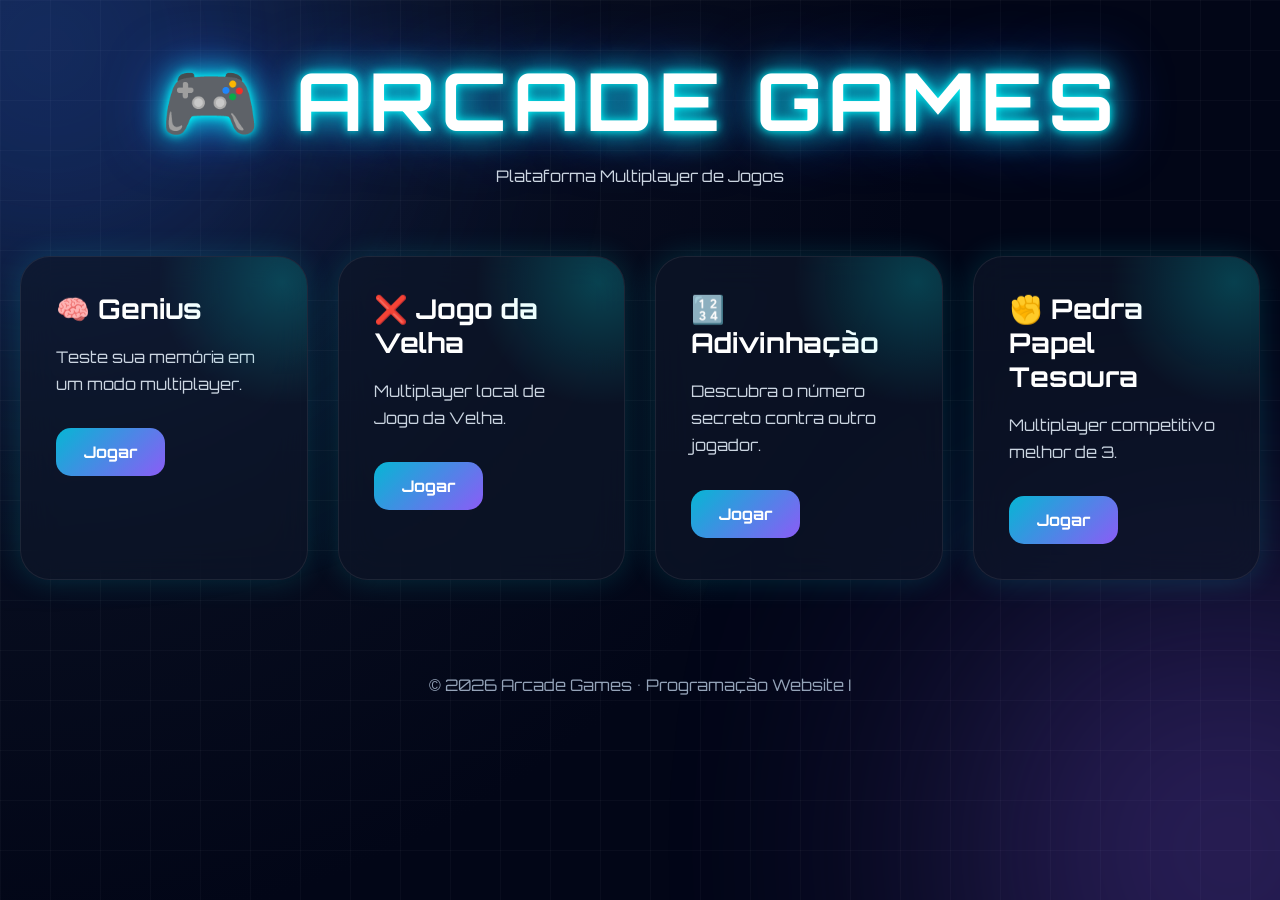
<file: index.html>
<!-- index.html -->

<!DOCTYPE html>
<html lang="pt-BR">

<head>

  <meta charset="UTF-8">

  <meta name="viewport"
  content="width=device-width, initial-scale=1.0">

  <title>
    Arcade Games
  </title>

  <link rel="stylesheet"
  href="./css/style.css">

  <link rel="preconnect"
  href="https://fonts.googleapis.com">

  <link rel="preconnect"
  href="https://fonts.gstatic.com"
  crossorigin>

  <link href="https://fonts.googleapis.com/css2?family=Orbitron:wght@400;600;700;800&display=swap"
  rel="stylesheet">

</head>

<body>

  <div class="bg"></div>

  <header>

    <h1>
      🎮 ARCADE GAMES
    </h1>

    <p>
      Plataforma Multiplayer de Jogos
    </p>

  </header>

  <main class="container">

    <div class="card">

      <div class="glow"></div>

      <h2>
        🧠 Genius
      </h2>

      <p>
        Teste sua memória em um modo multiplayer.
      </p>

      <a href="./Genius/genius.html">
        Jogar
      </a>

    </div>

    <div class="card">

      <div class="glow"></div>

      <h2>
        ❌ Jogo da Velha
      </h2>

      <p>
        Multiplayer local de Jogo da Velha.
      </p>

      <a href="./JogoDaVelha/velha.html">
        Jogar
      </a>

    </div>

    <div class="card">

      <div class="glow"></div>

      <h2>
        🔢 Adivinhação
      </h2>

      <p>
        Descubra o número secreto contra outro jogador.
      </p>

      <a href="./Adivinhacao/adivinhacao.html">
        Jogar
      </a>

    </div>

    <div class="card">

      <div class="glow"></div>

      <h2>
        ✊ Pedra Papel Tesoura
      </h2>

      <p>
        Multiplayer competitivo melhor de 3.
      </p>

      <a href="./PedraPapelTesoura/ppt.html">
        Jogar
      </a>

    </div>

  </main>

  <footer>

    <p>
      © 2026 Arcade Games • Programação Website I
    </p>

  </footer>

  <script src="./js/script.js"></script>

</body>

</html>
</file>
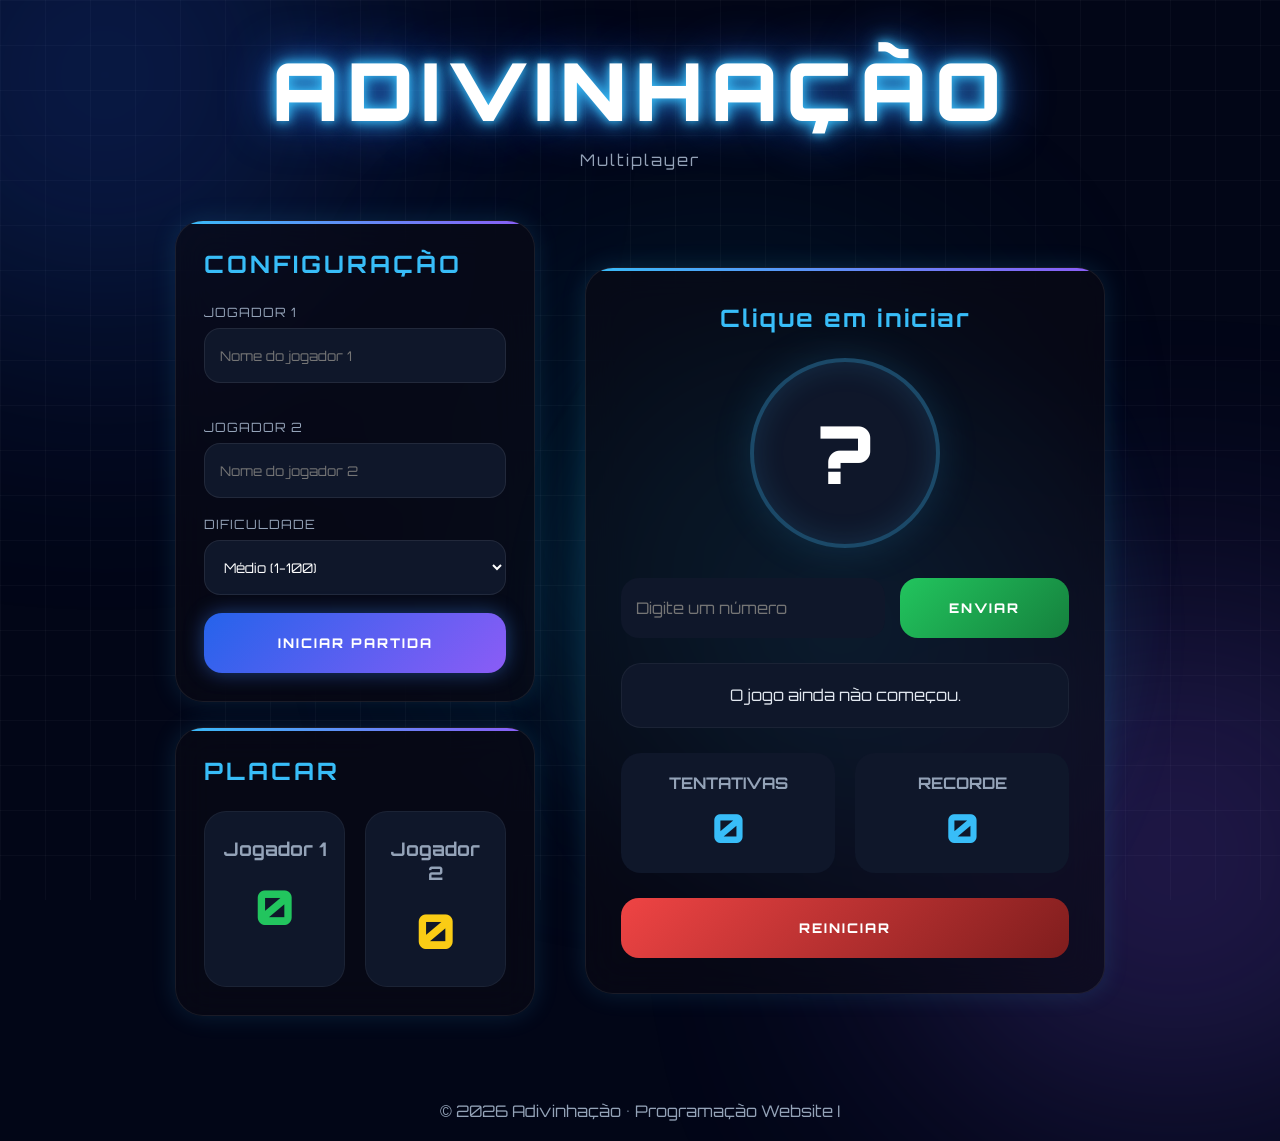
<file: adivinhacao.html>
<!DOCTYPE html>
<html lang="pt-BR">

<head>

  <meta charset="UTF-8">
  <meta name="viewport" content="width=device-width, initial-scale=1.0">

  <title>Adivinhação</title>

  <link rel="stylesheet" href="/adivinhacao.css">

  <link rel="preconnect" href="https://fonts.googleapis.com">
  <link rel="preconnect" href="https://fonts.gstatic.com" crossorigin>

  <link href="https://fonts.googleapis.com/css2?family=Orbitron:wght@400;500;700;800;900&display=swap"
    rel="stylesheet">

</head>

<body>

  <div class="bgGrid"></div>

  <div class="neon neon1"></div>
  <div class="neon neon2"></div>
  <div class="neon neon3"></div>

  <header>

    <h1>ADIVINHAÇÃO</h1>

    <p>
      Multiplayer
    </p>

  </header>

  <main>

    <section class="leftSide">

      <div class="glass card">

        <div class="topLine"></div>

        <h2>CONFIGURAÇÃO</h2>

        <div class="players">

          <div class="inputBox">

            <label>
              JOGADOR 1
            </label>

            <input
              type="text"
              id="player1"
              placeholder="Nome do jogador 1"
            >

          </div>

          <div class="inputBox">

            <label>
              JOGADOR 2
            </label>

            <input
              type="text"
              id="player2"
              placeholder="Nome do jogador 2"
            >

          </div>

        </div>

        <div class="inputBox">

          <label>
            DIFICULDADE
          </label>

          <select id="difficulty">

            <option value="easy">
              Fácil (1-50)
            </option>

            <option value="medium" selected>
              Médio (1-100)
            </option>

            <option value="hard">
              Difícil (1-300)
            </option>

            <option value="insane">
              Insano (1-1000)
            </option>

          </select>

        </div>

        <button id="startBtn">
          INICIAR PARTIDA
        </button>

      </div>

      <div class="glass card">

        <div class="topLine"></div>

        <h2>PLACAR</h2>

        <div class="scoreBoard">

          <div class="score">

            <h3 id="name1">
              Jogador 1
            </h3>

            <span id="score1">
              0
            </span>

          </div>

          <div class="score">

            <h3 id="name2">
              Jogador 2
            </h3>

            <span id="score2">
              0
            </span>

          </div>

        </div>

      </div>

    </section>

    <section class="rightSide">

      <div class="gameContainer">

        <div class="pulseCircle"></div>

        <div class="glass gameCard">

          <div class="topLine"></div>

          <h2 id="turnText">
            Clique em iniciar
          </h2>

          <div class="numberDisplay">
            ?
          </div>

          <div class="guessArea">

            <input
              type="number"
              id="guessInput"
              placeholder="Digite um número"
              disabled
            >

            <button id="guessBtn" disabled>
              ENVIAR
            </button>

          </div>

          <div class="statusBox">

            <p id="message">
              O jogo ainda não começou.
            </p>

          </div>

          <div class="stats">

            <div class="miniCard">

              <h4>TENTATIVAS</h4>

              <span id="attempts">
                0
              </span>

            </div>

            <div class="miniCard">

              <h4>RECORDE</h4>

              <span id="record">
                0
              </span>

            </div>

          </div>

          <button id="restartBtn">
            REINICIAR
          </button>

        </div>

      </div>

    </section>

  </main>

  <div class="victoryScreen hidden" id="victoryScreen">

    <div class="victoryBox">

      <div class="victoryGlow"></div>

      <h2>VITÓRIA</h2>

      <p id="winnerText"></p>

      <button id="playAgainBtn">
        JOGAR NOVAMENTE
      </button>

    </div>

  </div>

  <footer>

    <p>
      © 2026 Adivinhação • Programação Website I
    </p>

  </footer>

  <script src="/adivinhacao.js"></script>

</body>

</html>
</file>
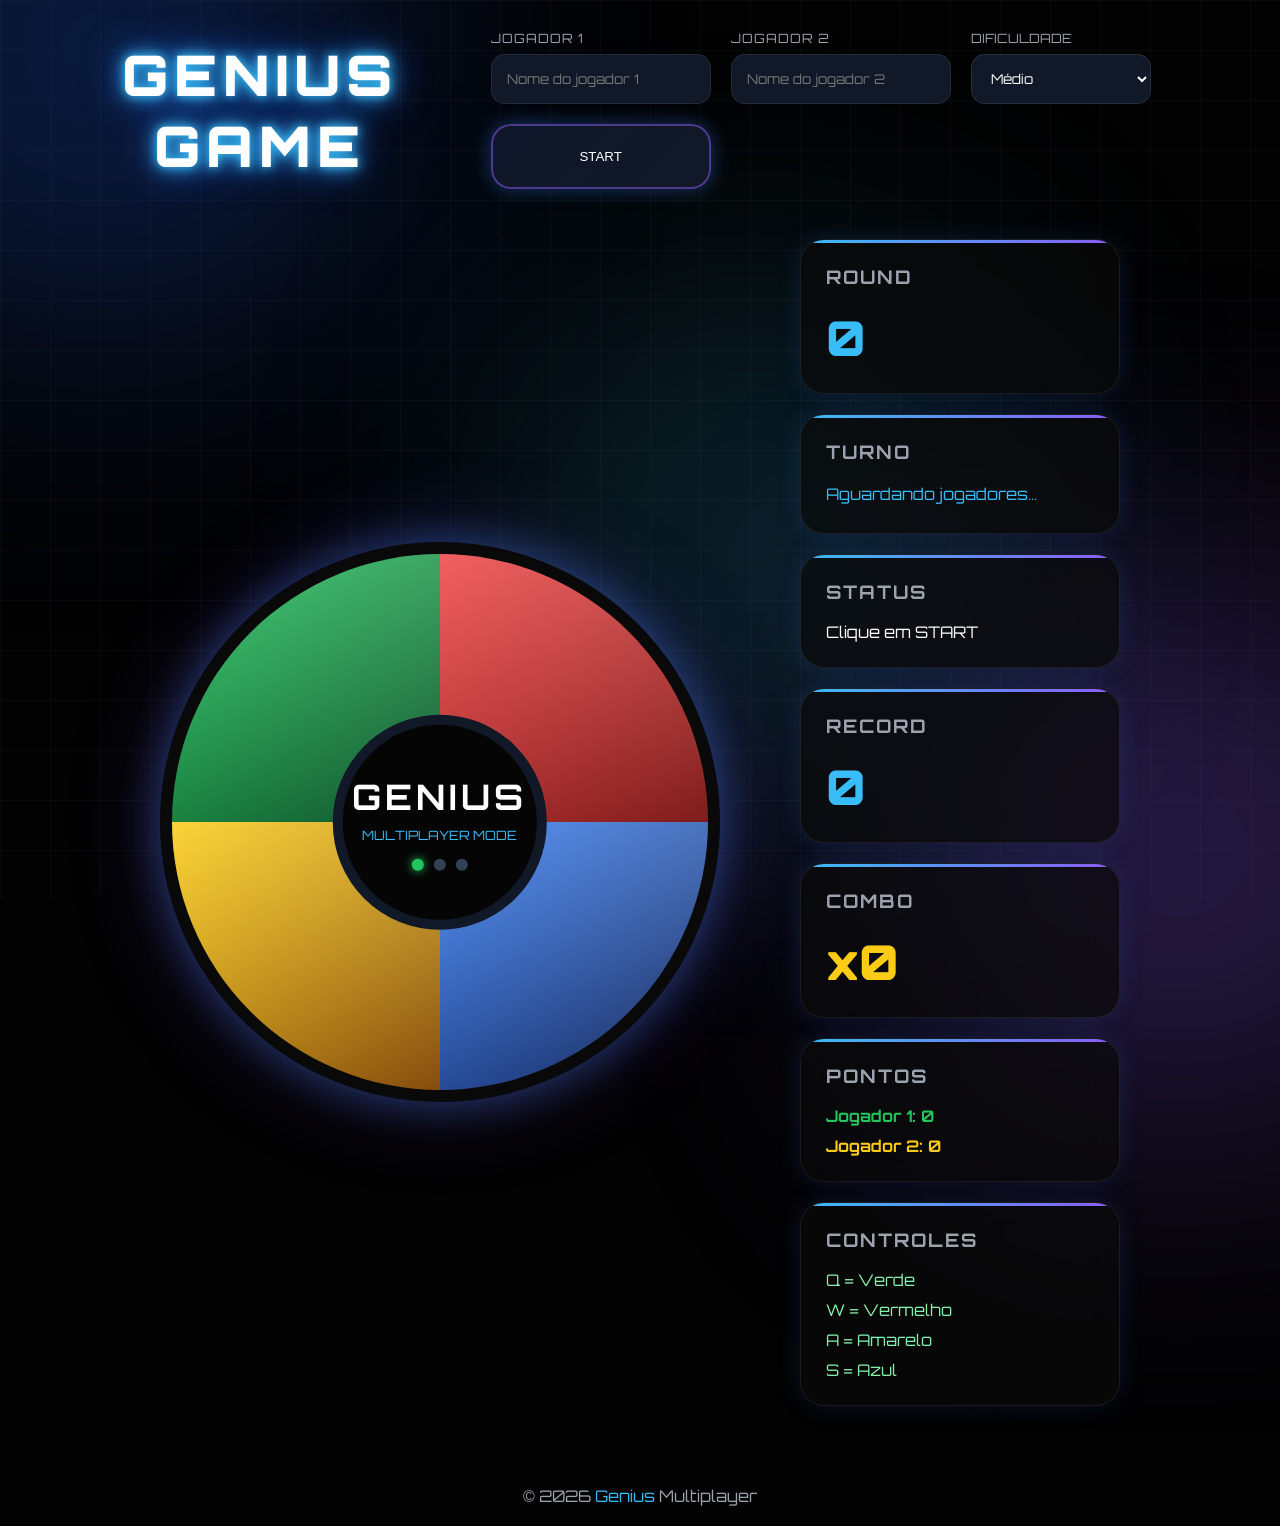
<file: genius.html>
<!-- index.html — GENIUS MULTIPLAYER -->

<!DOCTYPE html>
<html lang="pt-BR">

<head>
  <meta charset="UTF-8" />
  <meta name="viewport" content="width=device-width, initial-scale=1.0" />

  <title>Genius Multiplayer</title>

  <link rel="stylesheet" href="/genius.css" />

  <link rel="preconnect" href="https://fonts.googleapis.com">
  <link rel="preconnect" href="https://fonts.gstatic.com" crossorigin>

  <link href="https://fonts.googleapis.com/css2?family=Orbitron:wght@400;500;700;800;900&display=swap"
    rel="stylesheet">
</head>

<body>

  <div class="bg-grid"></div>

  <div class="neon neon1"></div>
  <div class="neon neon2"></div>
  <div class="neon neon3"></div>

  <header>

    <div class="logo">
      <h1>GENIUS GAME</h1>
    </div>

    <div class="headerControls">

      <!-- NOVO -->
      <div class="playersBox">

        <label>
          JOGADOR 1
        </label>

        <input
          type="text"
          id="player1"
          placeholder="Nome do jogador 1"
        >

      </div>

      <div class="playersBox">

        <label>
          JOGADOR 2
        </label>

        <input
          type="text"
          id="player2"
          placeholder="Nome do jogador 2"
        >

      </div>

      <!-- FIM -->

      <div class="difficultyBox">

        <label for="difficulty">
          DIFICULDADE
        </label>

        <select id="difficulty">

          <option value="easy">
            Fácil
          </option>

          <option value="medium" selected>
            Médio
          </option>

          <option value="hard">
            Difícil
          </option>

          <option value="impossible">
            Impossível
          </option>

        </select>

      </div>

      <button id="startBtn">
        <span>START</span>
      </button>

    </div>

  </header>

  <main>

    <section class="leftSide">

      <div class="boardWrapper">

        <div class="boardGlow"></div>

        <div class="board">

          <div class="pad green" data-color="green">
            <div class="padOverlay"></div>
          </div>

          <div class="pad red" data-color="red">
            <div class="padOverlay"></div>
          </div>

          <div class="pad yellow" data-color="yellow">
            <div class="padOverlay"></div>
          </div>

          <div class="pad blue" data-color="blue">
            <div class="padOverlay"></div>
          </div>

          <div class="center">

            <div class="centerGlow"></div>

            <h2>GENIUS</h2>

            <p>MULTIPLAYER MODE</p>

            <div class="miniLights">

              <span class="light active"></span>
              <span class="light"></span>
              <span class="light"></span>

            </div>

          </div>

        </div>

      </div>

    </section>

    <section class="rightSide">

      <div class="statsContainer">

        <div class="card glass">

          <div class="topLine"></div>

          <h3>ROUND</h3>

          <span id="round">0</span>

        </div>

        <!-- NOVO -->
        <div class="card glass">

          <div class="topLine"></div>

          <h3>TURNO</h3>

          <p id="turnText">
            Aguardando jogadores...
          </p>

        </div>
        <!-- FIM -->

        <div class="card glass">

          <div class="topLine"></div>

          <h3>STATUS</h3>

          <p id="message">
            Clique em START
          </p>

        </div>

        <div class="card glass">

          <div class="topLine"></div>

          <h3>RECORD</h3>

          <span id="record">0</span>

        </div>

        <div class="card glass comboCard">

          <div class="topLine"></div>

          <h3>COMBO</h3>

          <span id="combo">x0</span>

        </div>

        <!-- NOVO -->
        <div class="card glass">

          <div class="topLine"></div>

          <h3>PONTOS</h3>

          <div class="controlsText">

            <p id="score1">
              Jogador 1: 0
            </p>

            <p id="score2">
              Jogador 2: 0
            </p>

          </div>

        </div>
        <!-- FIM -->

        <div class="card glass">

          <div class="topLine"></div>

          <h3>CONTROLES</h3>

          <div class="controlsText">

            <p>Q = Verde</p>
            <p>W = Vermelho</p>
            <p>A = Amarelo</p>
            <p>S = Azul</p>

          </div>

        </div>

      </div>

    </section>

  </main>

  <footer>

    <p>
      © 2026 <span>Genius</span>
      Multiplayer
    </p>

  </footer>

  <div class="gameOver hidden" id="gameOver">

    <div class="gameBox">

      <div class="dangerGlow"></div>

      <h2>FIM DE JOGO</h2>

      <p id="finalText"></p>

      <button id="restartBtn">
        JOGAR NOVAMENTE
      </button>

    </div>

  </div>

  <audio id="greenSound"
    src="https://s3.amazonaws.com/freecodecamp/simonSound1.mp3"></audio>

  <audio id="redSound"
    src="https://s3.amazonaws.com/freecodecamp/simonSound2.mp3"></audio>

  <audio id="yellowSound"
    src="https://s3.amazonaws.com/freecodecamp/simonSound3.mp3"></audio>

  <audio id="blueSound"
    src="https://s3.amazonaws.com/freecodecamp/simonSound4.mp3"></audio>

  <script src="/genius.js"></script>

</body>
</html>
</file>
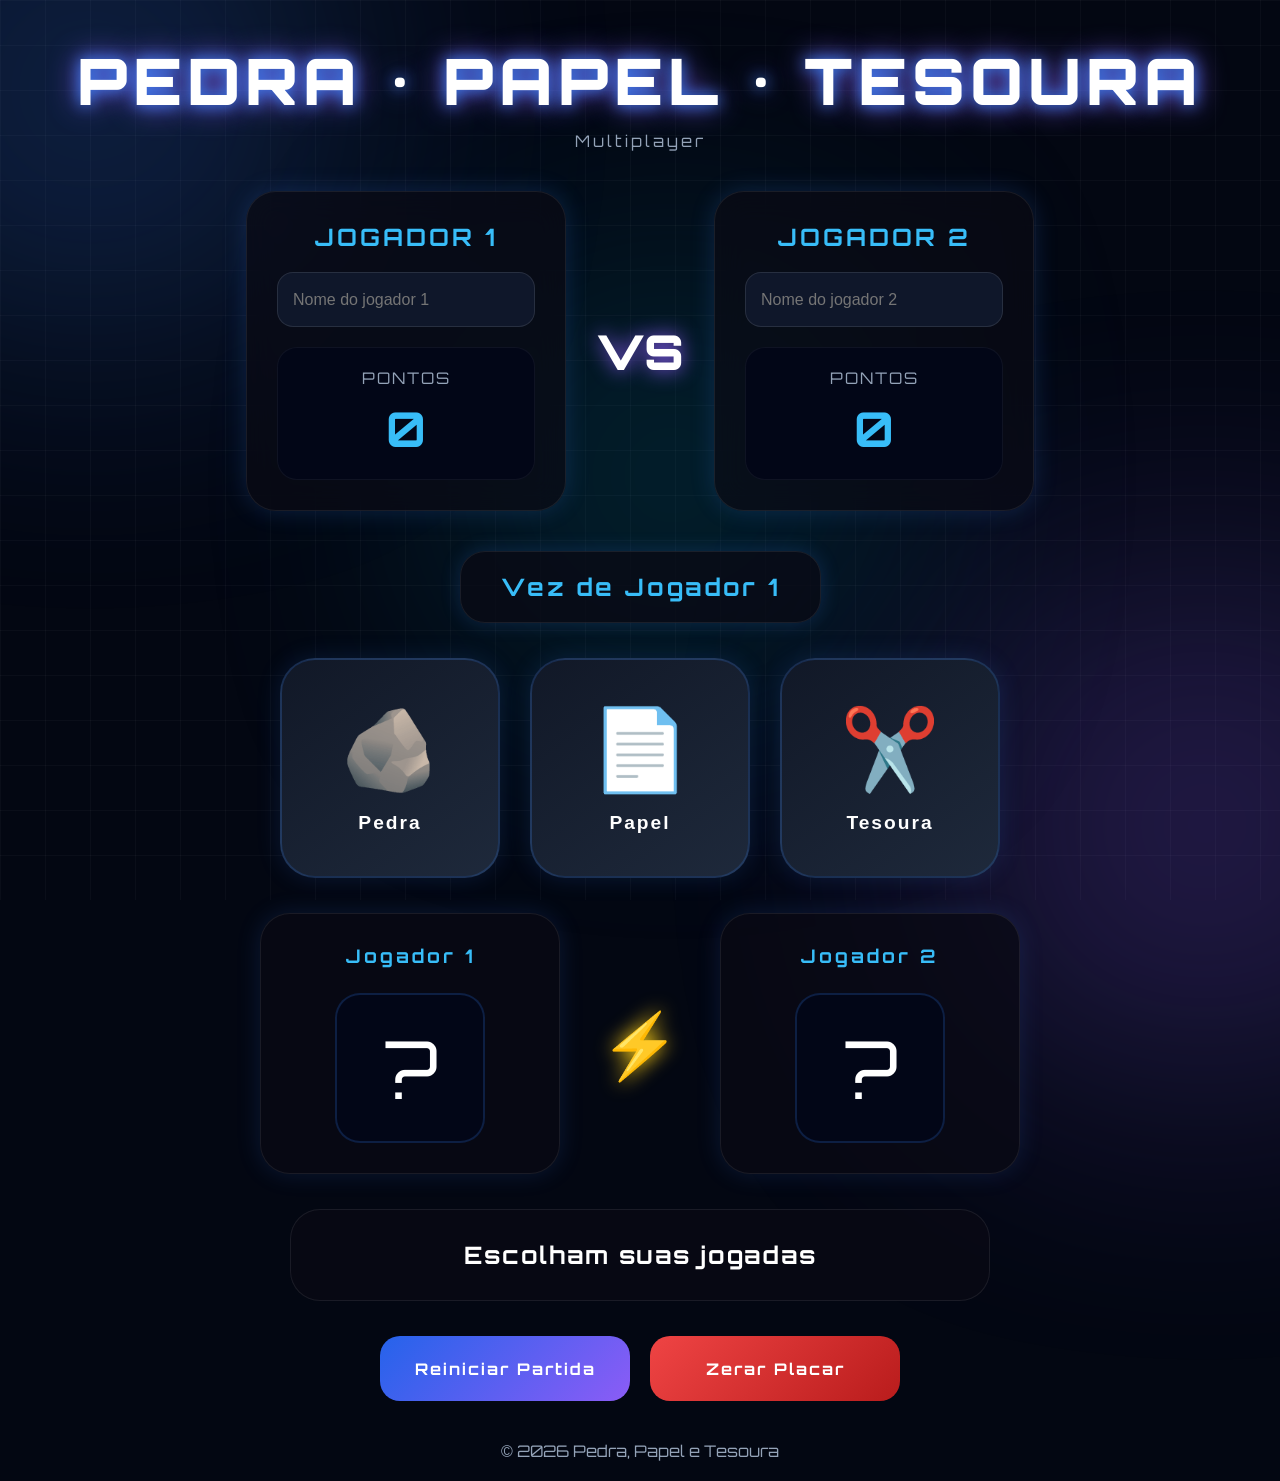
<file: ppt.html>
<!DOCTYPE html>
<html lang="pt-BR">

<head>

  <meta charset="UTF-8">
  <meta name="viewport"
    content="width=device-width, initial-scale=1.0">

  <title>Pedra, Papel e Tesoura</title>

  <link rel="stylesheet" href="/ppt.css">

  <link rel="preconnect"
    href="https://fonts.googleapis.com">

  <link rel="preconnect"
    href="https://fonts.gstatic.com"
    crossorigin>

  <link href="https://fonts.googleapis.com/css2?family=Orbitron:wght@400;600;700;800;900&display=swap"
    rel="stylesheet">

</head>

<body>

  <div class="bg-grid"></div>

  <div class="neon neon1"></div>
  <div class="neon neon2"></div>
  <div class="neon neon3"></div>

  <header>

    <h1>
      PEDRA • PAPEL • TESOURA
    </h1>

    <p>
      Multiplayer
    </p>

  </header>

  <main>

    <section class="playersSection">

      <div class="playerCard">

        <h2>JOGADOR 1</h2>

        <input
          type="text"
          id="player1"
          placeholder="Nome do jogador 1">

        <div class="scoreBox">

          <span>PONTOS</span>

          <h3 id="score1">0</h3>

        </div>

      </div>

      <div class="versus">
        VS
      </div>

      <div class="playerCard">

        <h2>JOGADOR 2</h2>

        <input
          type="text"
          id="player2"
          placeholder="Nome do jogador 2">

        <div class="scoreBox">

          <span>PONTOS</span>

          <h3 id="score2">0</h3>

        </div>

      </div>

    </section>

    <section class="gameArea">

      <div class="turnBox">

        <h2 id="turnText">
          Vez do Jogador 1
        </h2>

      </div>

      <div class="choices">

        <button
          class="choice"
          data-choice="pedra">

          <span class="emoji">🪨</span>

          <p>Pedra</p>

        </button>

        <button
          class="choice"
          data-choice="papel">

          <span class="emoji">📄</span>

          <p>Papel</p>

        </button>

        <button
          class="choice"
          data-choice="tesoura">

          <span class="emoji">✂️</span>

          <p>Tesoura</p>

        </button>

      </div>

      <div class="battleBox">

        <div class="battleCard">

          <h3 id="player1Name">
            Jogador 1
          </h3>

          <div
            class="battleChoice"
            id="choice1">

            ?

          </div>

        </div>

        <div class="battleCenter">

          ⚡

        </div>

        <div class="battleCard">

          <h3 id="player2Name">
            Jogador 2
          </h3>

          <div
            class="battleChoice"
            id="choice2">

            ?

          </div>

        </div>

      </div>

      <div class="resultBox">

        <h2 id="resultText">

          Escolham suas jogadas

        </h2>

      </div>

      <div class="controls">

        <button id="restartBtn">

          Reiniciar Partida

        </button>

        <button id="resetScoreBtn">

          Zerar Placar

        </button>

      </div>

    </section>

  </main>

  <div class="winnerScreen hidden"
    id="winnerScreen">

    <div class="winnerBox">

      <h2 id="winnerTitle">

        VITÓRIA

      </h2>

      <p id="winnerMessage">

      </p>

      <button id="playAgainBtn">

        Jogar Novamente

      </button>

    </div>

  </div>

  <footer>

    <p>

      © 2026 Pedra, Papel e Tesoura

    </p>

  </footer>

  <script src="/ppt.js"></script>

</body>

</html>
</file>
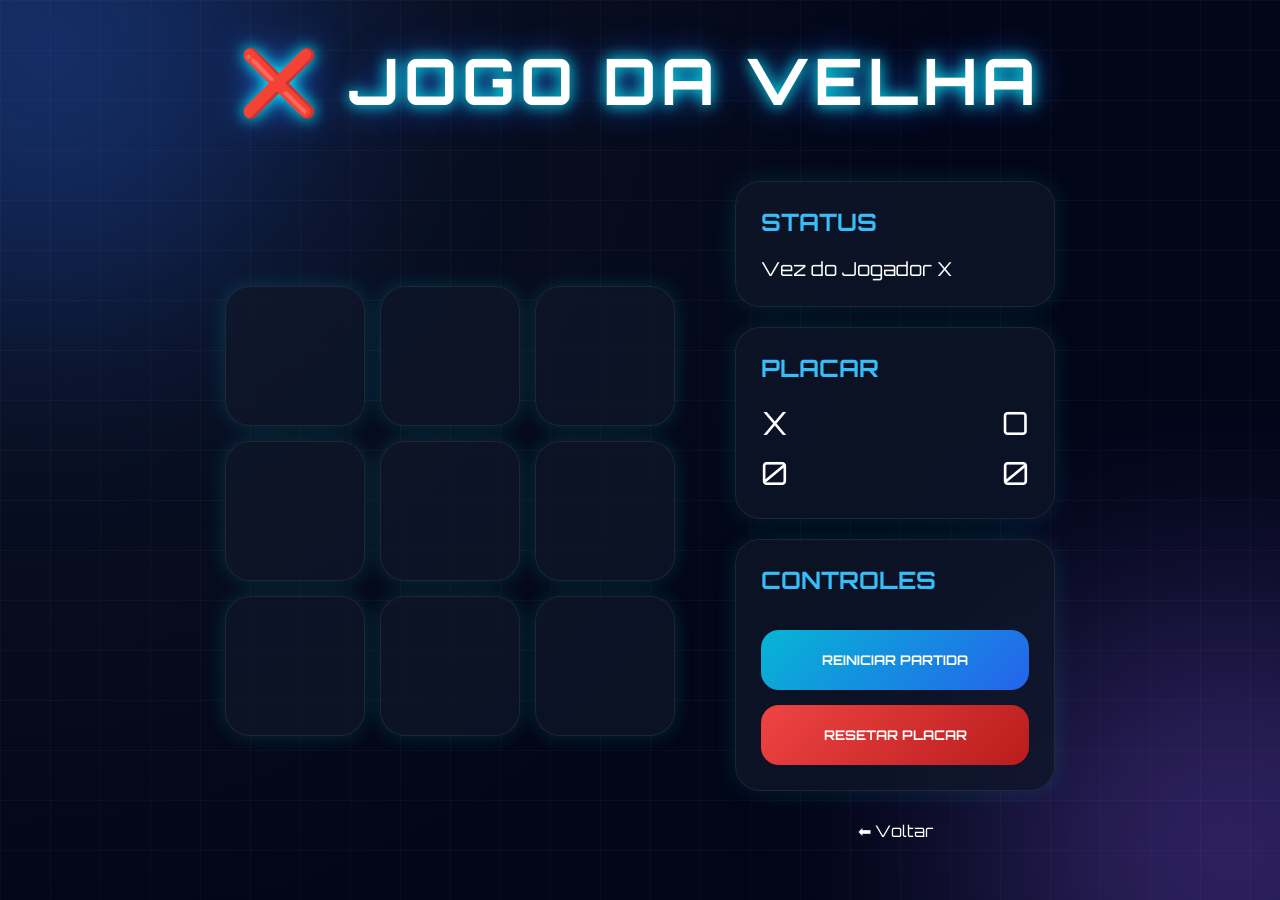
<file: velha.html>
<!-- index.html -->

<!DOCTYPE html>
<html lang="pt-BR">

<head>

  <meta charset="UTF-8">

  <meta name="viewport"
  content="width=device-width, initial-scale=1.0">

  <title>
    Jogo da Velha
  </title>

  <link rel="stylesheet"
  href="/velha.css">

  <link rel="preconnect"
  href="https://fonts.googleapis.com">

  <link rel="preconnect"
  href="https://fonts.gstatic.com"
  crossorigin>

  <link href="https://fonts.googleapis.com/css2?family=Orbitron:wght@400;600;700;800&display=swap"
  rel="stylesheet">

</head>

<body>

  <div class="bg"></div>

  <div class="neon neon1"></div>
  <div class="neon neon2"></div>

  <header>

    <h1>
      ❌ JOGO DA VELHA
    </h1>

  </header>

  <main>

    <section class="leftSide">

      <div class="board">

        <div class="cell"
        data-index="0"></div>

        <div class="cell"
        data-index="1"></div>

        <div class="cell"
        data-index="2"></div>

        <div class="cell"
        data-index="3"></div>

        <div class="cell"
        data-index="4"></div>

        <div class="cell"
        data-index="5"></div>

        <div class="cell"
        data-index="6"></div>

        <div class="cell"
        data-index="7"></div>

        <div class="cell"
        data-index="8"></div>

      </div>

    </section>

    <section class="rightSide">

      <div class="card">

        <h2>
          STATUS
        </h2>

        <p id="status">
          Vez do Jogador X
        </p>

      </div>

      <div class="card">

        <h2>
          PLACAR
        </h2>

        <div class="scoreBox">

          <div>

            <span>X</span>

            <p id="scoreX">
              0
            </p>

          </div>

          <div>

            <span>O</span>

            <p id="scoreO">
              0
            </p>

          </div>

        </div>

      </div>

      <div class="card">

        <h2>
          CONTROLES
        </h2>

        <button id="restartBtn">
          REINICIAR PARTIDA
        </button>

        <button id="resetScoreBtn">
          RESETAR PLACAR
        </button>

      </div>

      <a class="backBtn"
      href="../index.html">

        ⬅ Voltar

      </a>

    </section>

  </main>

  <div class="winnerScreen hidden"
  id="winnerScreen">

    <div class="winnerBox">

      <h2 id="winnerText">
        Jogador X venceu
      </h2>

      <button id="playAgain">
        JOGAR NOVAMENTE
      </button>

    </div>

  </div>

  <script src="/velha.js"></script>

</body>

</html>
</file>
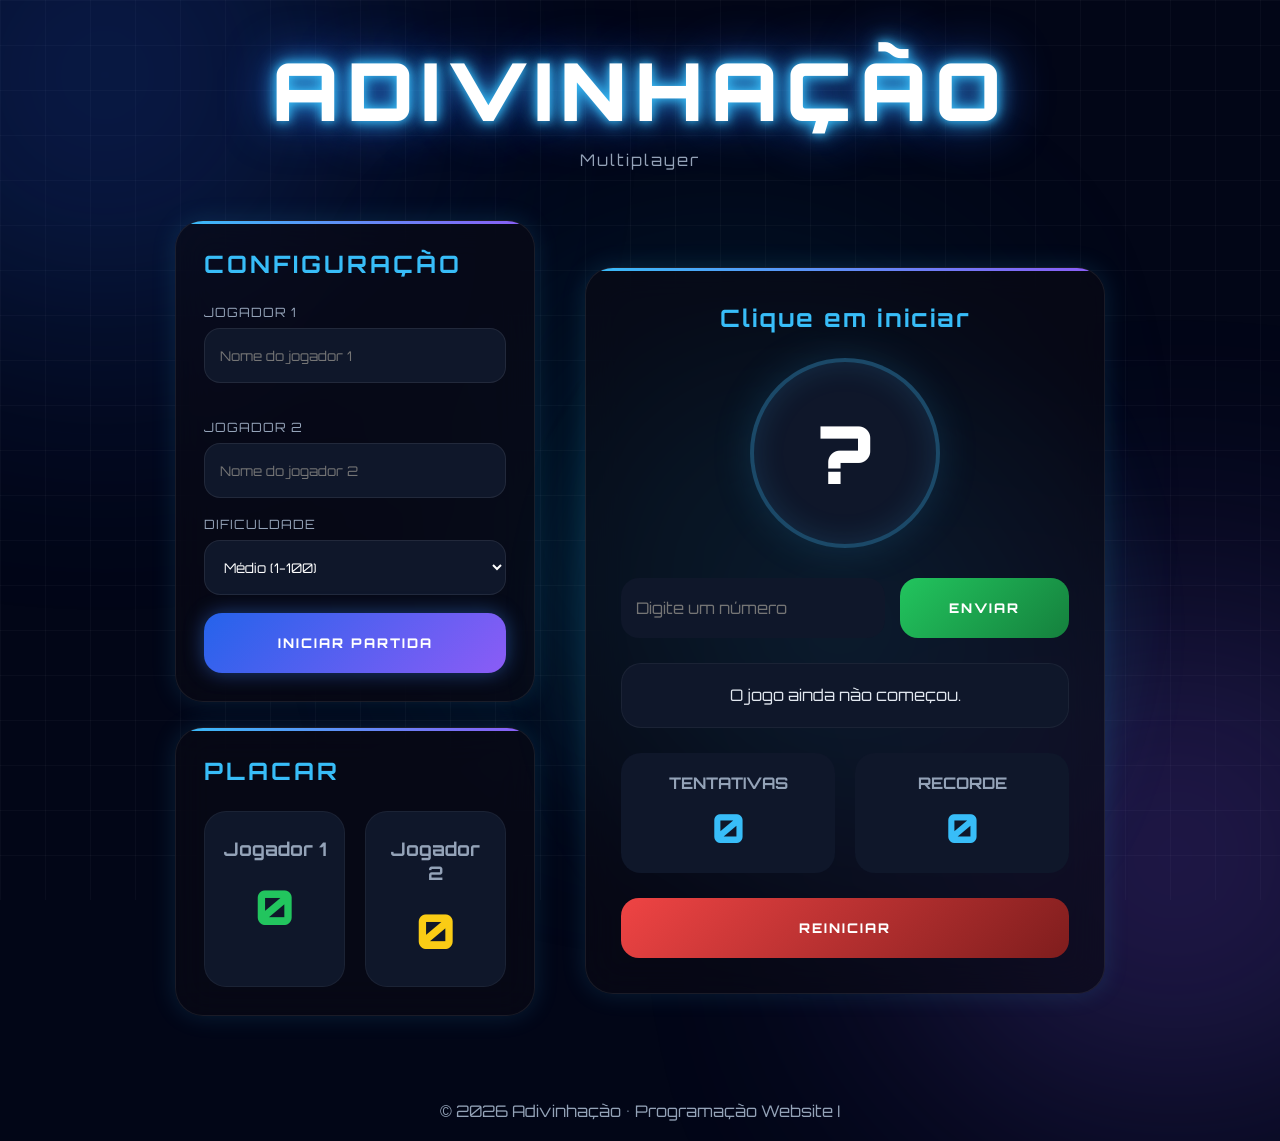
<file: Adivinhacao/adivinhacao.html>
<!DOCTYPE html>
<html lang="pt-BR">

<head>

  <meta charset="UTF-8">
  <meta name="viewport" content="width=device-width, initial-scale=1.0">

  <title>Adivinhação</title>

  <link rel="stylesheet" href="./adivinhacao.css">

  <link rel="preconnect" href="https://fonts.googleapis.com">
  <link rel="preconnect" href="https://fonts.gstatic.com" crossorigin>

  <link href="https://fonts.googleapis.com/css2?family=Orbitron:wght@400;500;700;800;900&display=swap"
    rel="stylesheet">

</head>

<body>

  <div class="bgGrid"></div>

  <div class="neon neon1"></div>
  <div class="neon neon2"></div>
  <div class="neon neon3"></div>

  <header>

    <h1>ADIVINHAÇÃO</h1>

    <p>
      Multiplayer
    </p>

  </header>

  <main>

    <section class="leftSide">

      <div class="glass card">

        <div class="topLine"></div>

        <h2>CONFIGURAÇÃO</h2>

        <div class="players">

          <div class="inputBox">

            <label>
              JOGADOR 1
            </label>

            <input
              type="text"
              id="player1"
              placeholder="Nome do jogador 1"
            >

          </div>

          <div class="inputBox">

            <label>
              JOGADOR 2
            </label>

            <input
              type="text"
              id="player2"
              placeholder="Nome do jogador 2"
            >

          </div>

        </div>

        <div class="inputBox">

          <label>
            DIFICULDADE
          </label>

          <select id="difficulty">

            <option value="easy">
              Fácil (1-50)
            </option>

            <option value="medium" selected>
              Médio (1-100)
            </option>

            <option value="hard">
              Difícil (1-300)
            </option>

            <option value="insane">
              Insano (1-1000)
            </option>

          </select>

        </div>

        <button id="startBtn">
          INICIAR PARTIDA
        </button>

      </div>

      <div class="glass card">

        <div class="topLine"></div>

        <h2>PLACAR</h2>

        <div class="scoreBoard">

          <div class="score">

            <h3 id="name1">
              Jogador 1
            </h3>

            <span id="score1">
              0
            </span>

          </div>

          <div class="score">

            <h3 id="name2">
              Jogador 2
            </h3>

            <span id="score2">
              0
            </span>

          </div>

        </div>

      </div>

    </section>

    <section class="rightSide">

      <div class="gameContainer">

        <div class="pulseCircle"></div>

        <div class="glass gameCard">

          <div class="topLine"></div>

          <h2 id="turnText">
            Clique em iniciar
          </h2>

          <div class="numberDisplay">
            ?
          </div>

          <div class="guessArea">

            <input
              type="number"
              id="guessInput"
              placeholder="Digite um número"
              disabled
            >

            <button id="guessBtn" disabled>
              ENVIAR
            </button>

          </div>

          <div class="statusBox">

            <p id="message">
              O jogo ainda não começou.
            </p>

          </div>

          <div class="stats">

            <div class="miniCard">

              <h4>TENTATIVAS</h4>

              <span id="attempts">
                0
              </span>

            </div>

            <div class="miniCard">

              <h4>RECORDE</h4>

              <span id="record">
                0
              </span>

            </div>

          </div>

          <button id="restartBtn">
            REINICIAR
          </button>

        </div>

      </div>

    </section>

  </main>

  <div class="victoryScreen hidden" id="victoryScreen">

    <div class="victoryBox">

      <div class="victoryGlow"></div>

      <h2>VITÓRIA</h2>

      <p id="winnerText"></p>

      <button id="playAgainBtn">
        JOGAR NOVAMENTE
      </button>

    </div>

  </div>

  <footer>

    <p>
      © 2026 Adivinhação • Programação Website I
    </p>

  </footer>

  <script src="./adivinhacao.js"></script>

</body>

</html>
</file>
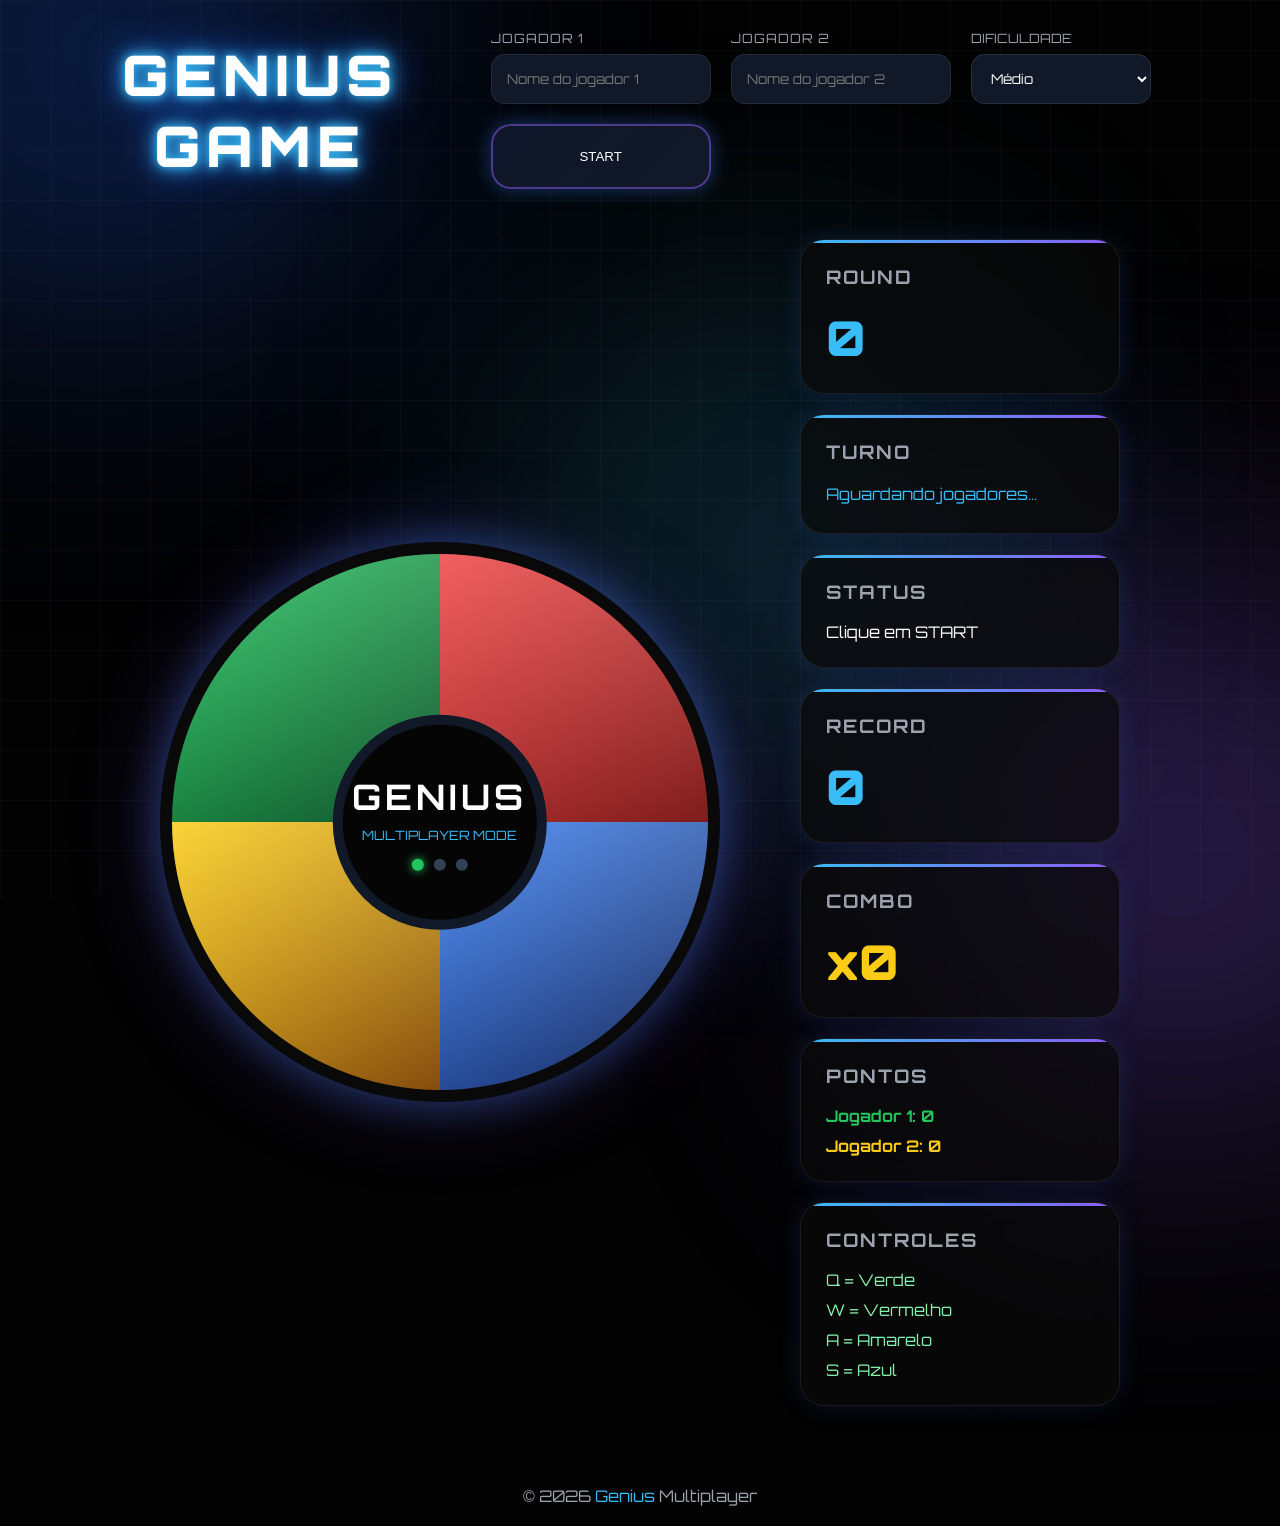
<file: Genius/genius.html>
<!-- index.html — GENIUS MULTIPLAYER -->

<!DOCTYPE html>
<html lang="pt-BR">

<head>
  <meta charset="UTF-8" />
  <meta name="viewport" content="width=device-width, initial-scale=1.0" />

  <title>Genius Multiplayer</title>

  <link rel="stylesheet" href="./genius.css" />

  <link rel="preconnect" href="https://fonts.googleapis.com">
  <link rel="preconnect" href="https://fonts.gstatic.com" crossorigin>

  <link href="https://fonts.googleapis.com/css2?family=Orbitron:wght@400;500;700;800;900&display=swap"
    rel="stylesheet">
</head>

<body>

  <div class="bg-grid"></div>

  <div class="neon neon1"></div>
  <div class="neon neon2"></div>
  <div class="neon neon3"></div>

  <header>

    <div class="logo">
      <h1>GENIUS GAME</h1>
    </div>

    <div class="headerControls">

      <!-- NOVO -->
      <div class="playersBox">

        <label>
          JOGADOR 1
        </label>

        <input
          type="text"
          id="player1"
          placeholder="Nome do jogador 1"
        >

      </div>

      <div class="playersBox">

        <label>
          JOGADOR 2
        </label>

        <input
          type="text"
          id="player2"
          placeholder="Nome do jogador 2"
        >

      </div>

      <!-- FIM -->

      <div class="difficultyBox">

        <label for="difficulty">
          DIFICULDADE
        </label>

        <select id="difficulty">

          <option value="easy">
            Fácil
          </option>

          <option value="medium" selected>
            Médio
          </option>

          <option value="hard">
            Difícil
          </option>

          <option value="impossible">
            Impossível
          </option>

        </select>

      </div>

      <button id="startBtn">
        <span>START</span>
      </button>

    </div>

  </header>

  <main>

    <section class="leftSide">

      <div class="boardWrapper">

        <div class="boardGlow"></div>

        <div class="board">

          <div class="pad green" data-color="green">
            <div class="padOverlay"></div>
          </div>

          <div class="pad red" data-color="red">
            <div class="padOverlay"></div>
          </div>

          <div class="pad yellow" data-color="yellow">
            <div class="padOverlay"></div>
          </div>

          <div class="pad blue" data-color="blue">
            <div class="padOverlay"></div>
          </div>

          <div class="center">

            <div class="centerGlow"></div>

            <h2>GENIUS</h2>

            <p>MULTIPLAYER MODE</p>

            <div class="miniLights">

              <span class="light active"></span>
              <span class="light"></span>
              <span class="light"></span>

            </div>

          </div>

        </div>

      </div>

    </section>

    <section class="rightSide">

      <div class="statsContainer">

        <div class="card glass">

          <div class="topLine"></div>

          <h3>ROUND</h3>

          <span id="round">0</span>

        </div>

        <!-- NOVO -->
        <div class="card glass">

          <div class="topLine"></div>

          <h3>TURNO</h3>

          <p id="turnText">
            Aguardando jogadores...
          </p>

        </div>
        <!-- FIM -->

        <div class="card glass">

          <div class="topLine"></div>

          <h3>STATUS</h3>

          <p id="message">
            Clique em START
          </p>

        </div>

        <div class="card glass">

          <div class="topLine"></div>

          <h3>RECORD</h3>

          <span id="record">0</span>

        </div>

        <div class="card glass comboCard">

          <div class="topLine"></div>

          <h3>COMBO</h3>

          <span id="combo">x0</span>

        </div>

        <!-- NOVO -->
        <div class="card glass">

          <div class="topLine"></div>

          <h3>PONTOS</h3>

          <div class="controlsText">

            <p id="score1">
              Jogador 1: 0
            </p>

            <p id="score2">
              Jogador 2: 0
            </p>

          </div>

        </div>
        <!-- FIM -->

        <div class="card glass">

          <div class="topLine"></div>

          <h3>CONTROLES</h3>

          <div class="controlsText">

            <p>Q = Verde</p>
            <p>W = Vermelho</p>
            <p>A = Amarelo</p>
            <p>S = Azul</p>

          </div>

        </div>

      </div>

    </section>

  </main>

  <footer>

    <p>
      © 2026 <span>Genius</span>
      Multiplayer
    </p>

  </footer>

  <div class="gameOver hidden" id="gameOver">

    <div class="gameBox">

      <div class="dangerGlow"></div>

      <h2>FIM DE JOGO</h2>

      <p id="finalText"></p>

      <button id="restartBtn">
        JOGAR NOVAMENTE
      </button>

    </div>

  </div>

  <audio id="greenSound"
    src="https://s3.amazonaws.com/freecodecamp/simonSound1.mp3"></audio>

  <audio id="redSound"
    src="https://s3.amazonaws.com/freecodecamp/simonSound2.mp3"></audio>

  <audio id="yellowSound"
    src="https://s3.amazonaws.com/freecodecamp/simonSound3.mp3"></audio>

  <audio id="blueSound"
    src="https://s3.amazonaws.com/freecodecamp/simonSound4.mp3"></audio>

  <script src="./genius.js"></script>

</body>
</html>
</file>
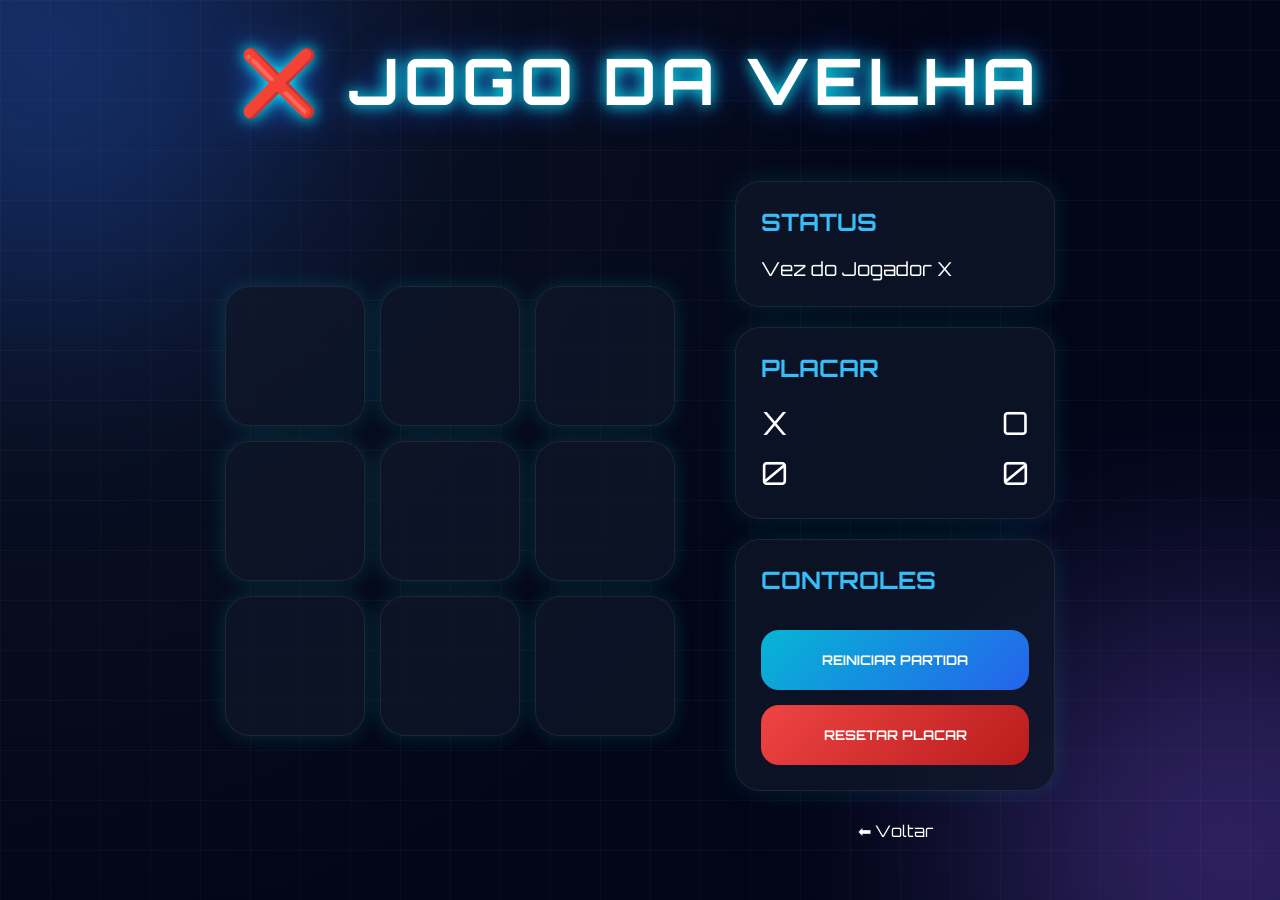
<file: JogoDaVelha/velha.html>
<!-- index.html -->

<!DOCTYPE html>
<html lang="pt-BR">

<head>

  <meta charset="UTF-8">

  <meta name="viewport"
  content="width=device-width, initial-scale=1.0">

  <title>
    Jogo da Velha
  </title>

  <link rel="stylesheet"
  href="./velha.css">

  <link rel="preconnect"
  href="https://fonts.googleapis.com">

  <link rel="preconnect"
  href="https://fonts.gstatic.com"
  crossorigin>

  <link href="https://fonts.googleapis.com/css2?family=Orbitron:wght@400;600;700;800&display=swap"
  rel="stylesheet">

</head>

<body>

  <div class="bg"></div>

  <div class="neon neon1"></div>
  <div class="neon neon2"></div>

  <header>

    <h1>
      ❌ JOGO DA VELHA
    </h1>

  </header>

  <main>

    <section class="leftSide">

      <div class="board">

        <div class="cell"
        data-index="0"></div>

        <div class="cell"
        data-index="1"></div>

        <div class="cell"
        data-index="2"></div>

        <div class="cell"
        data-index="3"></div>

        <div class="cell"
        data-index="4"></div>

        <div class="cell"
        data-index="5"></div>

        <div class="cell"
        data-index="6"></div>

        <div class="cell"
        data-index="7"></div>

        <div class="cell"
        data-index="8"></div>

      </div>

    </section>

    <section class="rightSide">

      <div class="card">

        <h2>
          STATUS
        </h2>

        <p id="status">
          Vez do Jogador X
        </p>

      </div>

      <div class="card">

        <h2>
          PLACAR
        </h2>

        <div class="scoreBox">

          <div>

            <span>X</span>

            <p id="scoreX">
              0
            </p>

          </div>

          <div>

            <span>O</span>

            <p id="scoreO">
              0
            </p>

          </div>

        </div>

      </div>

      <div class="card">

        <h2>
          CONTROLES
        </h2>

        <button id="restartBtn">
          REINICIAR PARTIDA
        </button>

        <button id="resetScoreBtn">
          RESETAR PLACAR
        </button>

      </div>

      <a class="backBtn"
      href="../index.html">

        ⬅ Voltar

      </a>

    </section>

  </main>

  <div class="winnerScreen hidden"
  id="winnerScreen">

    <div class="winnerBox">

      <h2 id="winnerText">
        Jogador X venceu
      </h2>

      <button id="playAgain">
        JOGAR NOVAMENTE
      </button>

    </div>

  </div>

  <script src="./velha.js"></script>

</body>

</html>
</file>
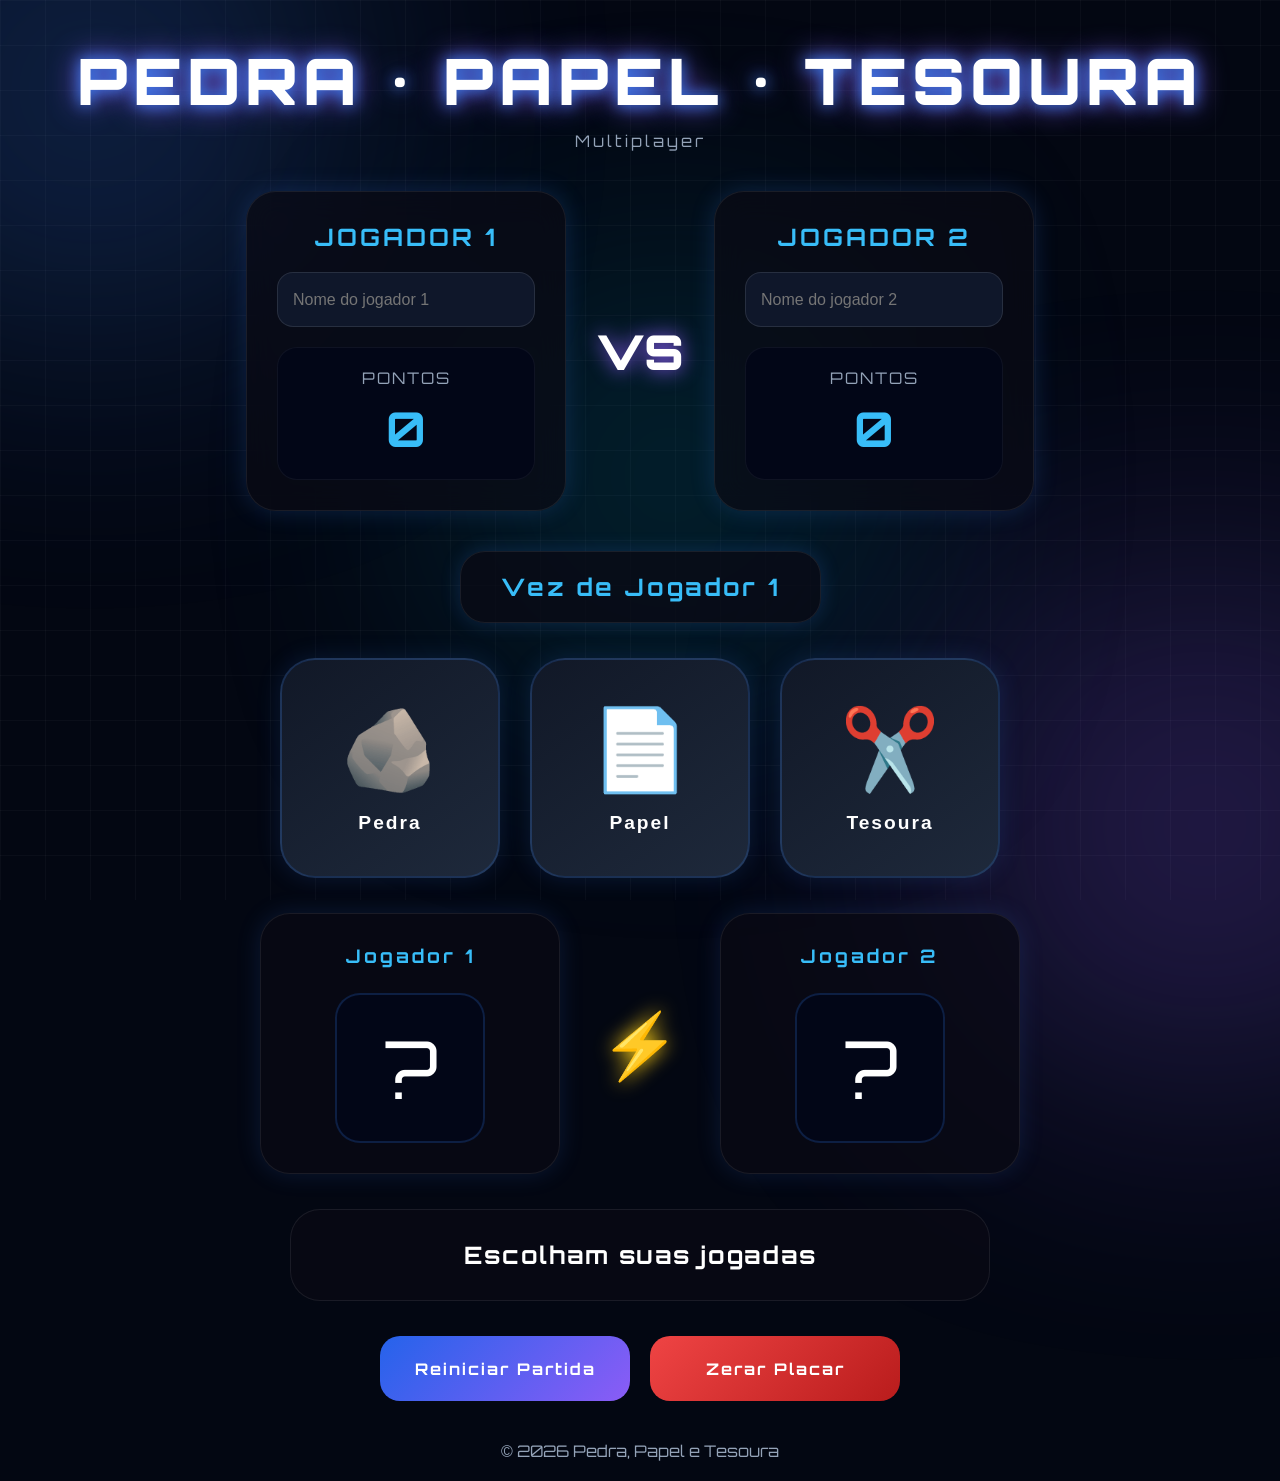
<file: PedraPapelTesoura/ppt.html>
<!DOCTYPE html>
<html lang="pt-BR">

<head>

  <meta charset="UTF-8">
  <meta name="viewport"
    content="width=device-width, initial-scale=1.0">

  <title>Pedra, Papel e Tesoura</title>

  <link rel="stylesheet" href="./ppt.css">

  <link rel="preconnect"
    href="https://fonts.googleapis.com">

  <link rel="preconnect"
    href="https://fonts.gstatic.com"
    crossorigin>

  <link href="https://fonts.googleapis.com/css2?family=Orbitron:wght@400;600;700;800;900&display=swap"
    rel="stylesheet">

</head>

<body>

  <div class="bg-grid"></div>

  <div class="neon neon1"></div>
  <div class="neon neon2"></div>
  <div class="neon neon3"></div>

  <header>

    <h1>
      PEDRA • PAPEL • TESOURA
    </h1>

    <p>
      Multiplayer
    </p>

  </header>

  <main>

    <section class="playersSection">

      <div class="playerCard">

        <h2>JOGADOR 1</h2>

        <input
          type="text"
          id="player1"
          placeholder="Nome do jogador 1">

        <div class="scoreBox">

          <span>PONTOS</span>

          <h3 id="score1">0</h3>

        </div>

      </div>

      <div class="versus">
        VS
      </div>

      <div class="playerCard">

        <h2>JOGADOR 2</h2>

        <input
          type="text"
          id="player2"
          placeholder="Nome do jogador 2">

        <div class="scoreBox">

          <span>PONTOS</span>

          <h3 id="score2">0</h3>

        </div>

      </div>

    </section>

    <section class="gameArea">

      <div class="turnBox">

        <h2 id="turnText">
          Vez do Jogador 1
        </h2>

      </div>

      <div class="choices">

        <button
          class="choice"
          data-choice="pedra">

          <span class="emoji">🪨</span>

          <p>Pedra</p>

        </button>

        <button
          class="choice"
          data-choice="papel">

          <span class="emoji">📄</span>

          <p>Papel</p>

        </button>

        <button
          class="choice"
          data-choice="tesoura">

          <span class="emoji">✂️</span>

          <p>Tesoura</p>

        </button>

      </div>

      <div class="battleBox">

        <div class="battleCard">

          <h3 id="player1Name">
            Jogador 1
          </h3>

          <div
            class="battleChoice"
            id="choice1">

            ?

          </div>

        </div>

        <div class="battleCenter">

          ⚡

        </div>

        <div class="battleCard">

          <h3 id="player2Name">
            Jogador 2
          </h3>

          <div
            class="battleChoice"
            id="choice2">

            ?

          </div>

        </div>

      </div>

      <div class="resultBox">

        <h2 id="resultText">

          Escolham suas jogadas

        </h2>

      </div>

      <div class="controls">

        <button id="restartBtn">

          Reiniciar Partida

        </button>

        <button id="resetScoreBtn">

          Zerar Placar

        </button>

      </div>

    </section>

  </main>

  <div class="winnerScreen hidden"
    id="winnerScreen">

    <div class="winnerBox">

      <h2 id="winnerTitle">

        VITÓRIA

      </h2>

      <p id="winnerMessage">

      </p>

      <button id="playAgainBtn">

        Jogar Novamente

      </button>

    </div>

  </div>

  <footer>

    <p>

      © 2026 Pedra, Papel e Tesoura

    </p>

  </footer>

  <script src="./ppt.js"></script>

</body>

</html>
</file>
<file: css/style.css>
/* style.css */

*{

  margin:0;
  padding:0;

  box-sizing:border-box;

}

body{

  min-height:100vh;

  background:
  radial-gradient(circle at top left,#0f172a,#020617 60%);

  color:white;

  font-family:'Orbitron',sans-serif;

  overflow-x:hidden;

  position:relative;

}

.bg{

  position:fixed;

  inset:0;

  background:

  linear-gradient(
    rgba(255,255,255,0.03) 1px,
    transparent 1px
  ),

  linear-gradient(
    90deg,
    rgba(255,255,255,0.03) 1px,
    transparent 1px
  );

  background-size:50px 50px;

  z-index:-2;

}

body::before{

  content:'';

  position:fixed;

  width:500px;
  height:500px;

  background:#2563eb;

  border-radius:50%;

  filter:blur(140px);

  top:-200px;
  left:-200px;

  opacity:0.4;

  z-index:-1;

}

body::after{

  content:'';

  position:fixed;

  width:500px;
  height:500px;

  background:#8b5cf6;

  border-radius:50%;

  filter:blur(140px);

  bottom:-200px;
  right:-200px;

  opacity:0.4;

  z-index:-1;

}

header{

  width:100%;

  padding:50px 20px;

  text-align:center;

}

header h1{

  font-size:clamp(2.5rem,7vw,5rem);

  margin-bottom:15px;

  letter-spacing:6px;

  text-shadow:
  0 0 10px cyan,
  0 0 30px cyan,
  0 0 60px #2563eb;

}

header p{

  color:#cbd5e1;

  font-size:1rem;

}

.container{

  width:100%;

  max-width:1300px;

  margin:auto;

  display:grid;

  grid-template-columns:
  repeat(auto-fit,minmax(280px,1fr));

  gap:30px;

  padding:20px;

}

.card{

  position:relative;

  overflow:hidden;

  padding:35px;

  border-radius:30px;

  background:
  rgba(15,23,42,0.65);

  backdrop-filter:blur(18px);

  border:
  1px solid rgba(255,255,255,0.08);

  box-shadow:
  0 0 30px rgba(0,255,255,0.15);

  transition:0.4s;

}

.card:hover{

  transform:
  translateY(-10px)
  scale(1.03);

  box-shadow:
  0 0 40px cyan;

}

.glow{

  position:absolute;

  width:250px;
  height:250px;

  background:
  radial-gradient(
    circle,
    rgba(0,255,255,0.2),
    transparent 70%
  );

  top:-100px;
  right:-100px;

}

.card h2{

  font-size:1.7rem;

  margin-bottom:18px;

}

.card p{

  color:#cbd5e1;

  line-height:1.7;

  margin-bottom:30px;

}

.card a{

  display:inline-block;

  text-decoration:none;

  padding:14px 28px;

  border-radius:15px;

  background:
  linear-gradient(
    135deg,
    #06b6d4,
    #8b5cf6
  );

  color:white;

  font-weight:700;

  transition:0.3s;

}

.card a:hover{

  transform:scale(1.05);

  box-shadow:
  0 0 25px cyan;

}

footer{

  margin-top:50px;

  padding:25px;

  text-align:center;

  color:#94a3b8;

}

@media(max-width:700px){

  header{

    padding:40px 20px;

  }

  .card{

    padding:25px;

  }

}
</file>
<file: adivinhacao.css>
/* style.css — NUMBER HUNTER MULTIPLAYER */

*{
  margin:0;
  padding:0;
  box-sizing:border-box;
}

body{

  min-height:100vh;

  background:#020617;

  overflow-x:hidden;

  color:white;

  font-family:'Orbitron',sans-serif;

  position:relative;

  display:flex;
  flex-direction:column;

}

/* FUNDO */

.bgGrid{

  position:fixed;
  inset:0;

  background:
  linear-gradient(
    rgba(255,255,255,0.03) 1px,
    transparent 1px
  ),

  linear-gradient(
    90deg,
    rgba(255,255,255,0.03) 1px,
    transparent 1px
  );

  background-size:45px 45px;

  z-index:0;

}

.neon{

  position:fixed;

  border-radius:50%;

  filter:blur(140px);

  opacity:0.35;

  z-index:0;

}

.neon1{

  width:450px;
  height:450px;

  background:#2563eb;

  top:-150px;
  left:-120px;

}

.neon2{

  width:450px;
  height:450px;

  background:#8b5cf6;

  bottom:-180px;
  right:-120px;

}

.neon3{

  width:300px;
  height:300px;

  background:#06b6d4;

  top:40%;
  left:45%;

}

/* HEADER */

header{

  width:100%;

  padding:40px 20px 10px;

  text-align:center;

  position:relative;
  z-index:2;

}

header h1{

  font-size:clamp(2.3rem,7vw,5rem);

  letter-spacing:8px;

  font-weight:900;

  text-shadow:
  0 0 10px #38bdf8,
  0 0 20px #38bdf8,
  0 0 50px #2563eb;

}

header p{

  margin-top:10px;

  color:#94a3b8;

  letter-spacing:2px;

}

/* MAIN */

main{

  width:100%;

  flex:1;

  display:flex;
  justify-content:center;
  align-items:center;

  gap:50px;

  padding:40px;

  position:relative;
  z-index:2;

}

/* CARDS */

.glass{

  background:rgba(10,10,20,0.65);

  border:1px solid rgba(255,255,255,0.08);

  backdrop-filter:blur(18px);

  border-radius:28px;

  box-shadow:
  0 0 25px rgba(56,189,248,0.15);

}

.card{

  width:360px;

  padding:28px;

  position:relative;

  overflow:hidden;

  margin-bottom:25px;

}

.topLine{

  position:absolute;

  top:0;
  left:0;

  width:100%;
  height:3px;

  background:linear-gradient(
    90deg,
    #38bdf8,
    #8b5cf6
  );

}

.card h2{

  margin-bottom:25px;

  color:#38bdf8;

  letter-spacing:3px;

}

/* INPUTS */

.players{

  display:flex;
  flex-direction:column;

  gap:18px;

}

.inputBox{

  display:flex;
  flex-direction:column;

  gap:8px;

  margin-bottom:18px;

}

.inputBox label{

  color:#94a3b8;

  font-size:0.8rem;

  letter-spacing:1px;

}

.inputBox input,
.inputBox select{

  width:100%;

  height:55px;

  border:none;

  border-radius:16px;

  padding:0 15px;

  background:#0f172a;

  color:white;

  outline:none;

  font-family:'Orbitron',sans-serif;

  border:1px solid rgba(255,255,255,0.08);

  transition:0.3s;

}

.inputBox input:focus,
.inputBox select:focus{

  border:1px solid #38bdf8;

  box-shadow:
  0 0 18px rgba(56,189,248,0.5);

}

/* BOTÕES */

button{

  width:100%;

  height:60px;

  border:none;

  border-radius:18px;

  cursor:pointer;

  font-family:'Orbitron',sans-serif;

  font-weight:800;

  letter-spacing:2px;

  color:white;

  transition:0.3s;

}

button:hover{

  transform:translateY(-4px);

}

#startBtn{

  background:linear-gradient(
    135deg,
    #2563eb,
    #8b5cf6
  );

  box-shadow:
  0 0 20px rgba(59,130,246,0.45);

}

#guessBtn{

  background:linear-gradient(
    135deg,
    #22c55e,
    #15803d
  );

}

#restartBtn,
#playAgainBtn{

  background:linear-gradient(
    135deg,
    #ef4444,
    #7f1d1d
  );

}

/* SCORE */

.scoreBoard{

  display:flex;

  gap:20px;

}

.score{

  flex:1;

  background:#0f172a;

  border-radius:22px;

  padding:25px 15px;

  text-align:center;

  border:1px solid rgba(255,255,255,0.05);

}

.score h3{

  color:#94a3b8;

  margin-bottom:15px;

}

.score span{

  font-size:3rem;

  font-weight:900;

}

#score1{

  color:#22c55e;

}

#score2{

  color:#facc15;

}

/* GAME */

.gameContainer{

  position:relative;

}

.pulseCircle{

  position:absolute;

  inset:-40px;

  border-radius:50%;

  background:
  radial-gradient(
    circle,
    rgba(56,189,248,0.25),
    transparent 70%
  );

  filter:blur(25px);

  animation:pulse 4s infinite;

}

@keyframes pulse{

  0%,100%{
    transform:scale(1);
  }

  50%{
    transform:scale(1.08);
  }

}

.gameCard{

  width:min(520px,92vw);

  padding:35px;

  text-align:center;

  position:relative;

  overflow:hidden;

}

#turnText{

  color:#38bdf8;

  margin-bottom:25px;

  letter-spacing:2px;

}

.numberDisplay{

  width:190px;
  height:190px;

  border-radius:50%;

  margin:0 auto 30px;

  display:flex;
  justify-content:center;
  align-items:center;

  font-size:5rem;

  font-weight:900;

  background:#0f172a;

  border:4px solid rgba(56,189,248,0.3);

  box-shadow:
  inset 0 0 30px rgba(56,189,248,0.15),
  0 0 40px rgba(56,189,248,0.15);

}

.guessArea{

  display:flex;

  gap:15px;

  margin-bottom:25px;

}

.guessArea input{

  flex:1;

  height:60px;

  border:none;

  border-radius:18px;

  padding:0 15px;

  background:#0f172a;

  color:white;

  outline:none;

  font-size:1rem;

  font-family:'Orbitron',sans-serif;

}

.guessArea button{

  width:180px;

}

.statusBox{

  background:#0f172a;

  border-radius:20px;

  padding:18px;

  margin-bottom:25px;

  border:1px solid rgba(255,255,255,0.05);

}

#message{

  color:#e2e8f0;

  line-height:1.7;

}

/* STATS */

.stats{

  display:flex;

  gap:20px;

  margin-bottom:25px;

}

.miniCard{

  flex:1;

  background:#0f172a;

  border-radius:20px;

  padding:20px;

}

.miniCard h4{

  color:#94a3b8;

  margin-bottom:10px;

}

.miniCard span{

  font-size:2.5rem;

  font-weight:900;

  color:#38bdf8;

}

/* VITÓRIA */

.victoryScreen{

  position:fixed;
  inset:0;

  background:rgba(0,0,0,0.85);

  display:flex;
  justify-content:center;
  align-items:center;

  z-index:999;

  padding:20px;

}

.hidden{

  display:none;

}

.victoryBox{

  width:min(450px,100%);

  background:#050505;

  border-radius:30px;

  padding:40px 30px;

  text-align:center;

  position:relative;

  overflow:hidden;

}

.victoryGlow{

  position:absolute;

  inset:-100px;

  background:
  radial-gradient(
    circle,
    rgba(34,197,94,0.3),
    transparent 70%
  );

  filter:blur(30px);

}

.victoryBox h2{

  font-size:3rem;

  color:#22c55e;

  margin-bottom:20px;

  position:relative;
  z-index:2;

}

#winnerText{

  color:white;

  line-height:1.8;

  margin-bottom:25px;

  position:relative;
  z-index:2;

}

/* FOOTER */

footer{

  width:100%;

  padding:20px;

  text-align:center;

  color:#94a3b8;

  position:relative;
  z-index:2;

}

/* RESPONSIVO */

@media(max-width:1100px){

  main{

    flex-direction:column;

  }

}

@media(max-width:700px){

  main{

    padding:20px;

  }

  .card{

    width:92vw;

  }

  .guessArea{

    flex-direction:column;

  }

  .guessArea button{

    width:100%;

  }

  .stats{

    flex-direction:column;

  }

  .scoreBoard{

    flex-direction:column;

  }

  .numberDisplay{

    width:150px;
    height:150px;

    font-size:4rem;

  }

}
</file>
<file: genius.css>
/* style.css COMPLETO — GENIUS MULTIPLAYER */

*{
  margin:0;
  padding:0;
  box-sizing:border-box;
}

:root{

  --bg:#020202;

  --green:#22c55e;
  --red:#ef4444;
  --yellow:#facc15;
  --blue:#3b82f6;

  --cyan:#38bdf8;
  --purple:#8b5cf6;

}

body{

  min-height:100vh;

  background:#020202;

  overflow-x:hidden;

  color:white;

  font-family:'Orbitron', sans-serif;

  display:flex;
  flex-direction:column;

  position:relative;

}

.bg-grid{

  position:fixed;
  inset:0;

  background:
  linear-gradient(
    rgba(255,255,255,0.03) 1px,
    transparent 1px
  ),

  linear-gradient(
    90deg,
    rgba(255,255,255,0.03) 1px,
    transparent 1px
  );

  background-size:50px 50px;

  z-index:0;

}

.neon{

  position:fixed;

  border-radius:50%;

  filter:blur(150px);

  z-index:0;

  opacity:0.4;

}

.neon1{

  width:500px;
  height:500px;

  background:#2563eb;

  top:-200px;
  left:-150px;

}

.neon2{

  width:500px;
  height:500px;

  background:#8b5cf6;

  bottom:-200px;
  right:-150px;

}

.neon3{

  width:350px;
  height:350px;

  background:#38bdf8;

  top:40%;
  left:45%;

}

header{

  width:100%;

  padding:30px 50px;

  display:flex;
  justify-content:space-between;
  align-items:center;

  gap:20px;

  position:relative;
  z-index:5;

}

.logo h1{

  font-size:clamp(2rem,5vw,3.5rem);

  font-weight:900;

  letter-spacing:6px;

  text-align:center;

  text-shadow:
  0 0 10px #38bdf8,
  0 0 20px #38bdf8,
  0 0 40px #2563eb;

}

.headerControls{

  display:flex;
  align-items:center;
  gap:20px;

  flex-wrap:wrap;

}

/* MULTIPLAYER */

.playersBox{

  display:flex;
  flex-direction:column;

  gap:8px;

}

.playersBox label{

  font-size:0.8rem;

  color:#9ca3af;

  letter-spacing:1px;

}

.playersBox input{

  width:220px;

  height:50px;

  border:none;

  border-radius:14px;

  padding:0 15px;

  background:#111827;

  color:white;

  outline:none;

  font-family:'Orbitron', sans-serif;

  border:1px solid rgba(255,255,255,0.08);

  transition:0.3s;

}

.playersBox input:focus{

  border:1px solid #38bdf8;

  box-shadow:
  0 0 15px rgba(56,189,248,0.5);

}

/* FIM */

.difficultyBox{

  display:flex;
  flex-direction:column;
  gap:8px;

}

.difficultyBox label{

  font-size:0.8rem;

  color:#9ca3af;

}

#difficulty{

  width:180px;

  height:50px;

  border:none;

  border-radius:14px;

  padding:0 15px;

  background:#111827;

  color:white;

  font-family:'Orbitron', sans-serif;

  outline:none;

  border:1px solid rgba(255,255,255,0.1);

}

#startBtn{

  width:220px;
  height:65px;

  border:none;
  border-radius:20px;

  background:linear-gradient(
    135deg,
    #0f172a,
    #111827
  );

  border:2px solid rgba(139,92,246,0.5);

  color:white;

  cursor:pointer;

  transition:0.3s;

  box-shadow:
  0 0 20px rgba(59,130,246,0.4);

}

#startBtn:hover{

  transform:translateY(-4px);

}

main{

  width:100%;

  flex:1;

  display:flex;
  justify-content:center;
  align-items:center;

  gap:80px;

  padding:20px 40px 60px;

  position:relative;
  z-index:2;

}

.boardWrapper{

  position:relative;

}

.boardGlow{

  position:absolute;
  inset:-30px;

  border-radius:50%;

  background:
  radial-gradient(
    circle,
    rgba(59,130,246,0.3),
    transparent 70%
  );

  filter:blur(30px);

  animation:pulse 4s infinite;

}

@keyframes pulse{

  0%,100%{
    transform:scale(1);
  }

  50%{
    transform:scale(1.08);
  }

}

.board{

  width:min(85vw,560px);
  aspect-ratio:1/1;

  border-radius:50%;

  overflow:hidden;

  position:relative;

  display:grid;

  grid-template-columns:1fr 1fr;
  grid-template-rows:1fr 1fr;

  border:12px solid #090909;

  background:#0f0f0f;

  box-shadow:
  0 0 40px rgba(59,130,246,0.35),
  0 0 90px rgba(139,92,246,0.25);

}

.pad{

  position:relative;

  cursor:pointer;

  transition:0.15s;

}

.padOverlay{

  position:absolute;
  inset:0;

  background:
  linear-gradient(
    to bottom,
    rgba(255,255,255,0.15),
    transparent
  );

}

.green{

  background:linear-gradient(
    145deg,
    #22c55e,
    #14532d
  );

}

.red{

  background:linear-gradient(
    145deg,
    #ef4444,
    #7f1d1d
  );

}

.yellow{

  background:linear-gradient(
    145deg,
    #facc15,
    #854d0e
  );

}

.blue{

  background:linear-gradient(
    145deg,
    #3b82f6,
    #172554
  );

}

.pad:hover{

  filter:brightness(1.15);

}

.pad.active{

  transform:scale(0.98);

  filter:brightness(2);

  box-shadow:
  inset 0 0 80px rgba(255,255,255,0.9),
  0 0 50px white;

}

.center{

  position:absolute;

  width:40%;
  aspect-ratio:1/1;

  border-radius:50%;

  background:#050505;

  top:50%;
  left:50%;

  transform:translate(-50%,-50%);

  display:flex;
  justify-content:center;
  align-items:center;
  flex-direction:column;

  border:10px solid #111827;

  z-index:10;

}

.center h2{

  font-size:clamp(1rem,3vw,2.2rem);

  letter-spacing:4px;

}

.center p{

  margin-top:8px;

  color:#38bdf8;

  font-size:clamp(0.5rem,1vw,0.9rem);

}

.miniLights{

  display:flex;

  gap:10px;

  margin-top:16px;

}

.light{

  width:12px;
  height:12px;

  border-radius:50%;

  background:#334155;

}

.light.active{

  background:#22c55e;

  box-shadow:
  0 0 10px #22c55e;

}

.statsContainer{

  display:flex;
  flex-direction:column;

  gap:20px;

}

.glass{

  width:min(320px,90vw);

  background:rgba(10,10,10,0.7);

  backdrop-filter:blur(18px);

  border-radius:24px;

  padding:25px;

  border:1px solid rgba(255,255,255,0.08);

  box-shadow:
  0 0 25px rgba(59,130,246,0.15);

}

.topLine{

  position:absolute;

  top:0;
  left:0;

  width:100%;
  height:3px;

  background:linear-gradient(
    90deg,
    #38bdf8,
    #8b5cf6
  );

}

.card{

  position:relative;

  overflow:hidden;

}

.card h3{

  color:#9ca3af;

  margin-bottom:18px;

  letter-spacing:2px;

}

.card span{

  font-size:3rem;

  font-weight:900;

  color:#38bdf8;

}

.comboCard span{

  color:#facc15;

}

.controlsText{

  display:flex;
  flex-direction:column;
  gap:10px;

  color:#86efac;

}

#turnText{

  color:#38bdf8;

  font-size:1rem;

  line-height:1.6;

}

#score1{

  color:#22c55e;

  font-weight:700;

}

#score2{

  color:#facc15;

  font-weight:700;

}

.gameOver{

  position:fixed;
  inset:0;

  background:rgba(0,0,0,0.85);

  display:flex;
  justify-content:center;
  align-items:center;

  z-index:999;

  padding:20px;

}

.hidden{

  display:none;

}

.gameBox{

  width:min(430px,100%);

  background:#050505;

  border-radius:30px;

  padding:40px 30px;

  text-align:center;

  position:relative;

  overflow:hidden;

}

.gameBox h2{

  font-size:clamp(2rem,6vw,3rem);

  color:#ef4444;

  margin-bottom:20px;

}

#restartBtn{

  width:100%;

  max-width:250px;

  height:60px;

  border:none;

  border-radius:16px;

  background:linear-gradient(
    135deg,
    #2563eb,
    #8b5cf6
  );

  color:white;

  font-weight:800;

  cursor:pointer;

  margin-top:20px;

}

footer{

  width:100%;

  padding:20px;

  text-align:center;

  color:#9ca3af;

  position:relative;
  z-index:5;

}

footer span{

  color:#38bdf8;

}

.shake{

  animation:shake 0.4s;

}

@keyframes shake{

  0%{
    transform:translateX(0);
  }

  25%{
    transform:translateX(-8px);
  }

  50%{
    transform:translateX(8px);
  }

  75%{
    transform:translateX(-8px);
  }

  100%{
    transform:translateX(0);
  }

}

/* TABLET */

@media(max-width:1024px){

  main{

    flex-direction:column;

    gap:50px;

  }

  header{

    flex-direction:column;

  }

}

/* CELULAR */

@media(max-width:600px){

  body{

    overflow-x:hidden;

  }

  header{

    padding:25px 15px;

  }

  .headerControls{

    width:100%;

    justify-content:center;

  }

  .playersBox{

    width:100%;

  }

  .playersBox input{

    width:100%;

  }

  #startBtn{

    width:100%;

    max-width:320px;

  }

  #difficulty{

    width:100%;

  }

  .board{

    width:92vw;

  }

  .center{

    width:42%;

  }

  .glass{

    width:92vw;

  }

  .card span{

    font-size:2.5rem;

  }

  footer p{

    font-size:0.8rem;

  }

}
</file>
<file: ppt.css>
*{
  margin:0;
  padding:0;
  box-sizing:border-box;
}

body{

  min-height:100vh;

  background:#030712;

  color:white;

  font-family:'Orbitron',sans-serif;

  overflow-x:hidden;

  position:relative;

  display:flex;
  flex-direction:column;

}

.bg-grid{

  position:fixed;
  inset:0;

  background:
  linear-gradient(
    rgba(255,255,255,0.03) 1px,
    transparent 1px
  ),

  linear-gradient(
    90deg,
    rgba(255,255,255,0.03) 1px,
    transparent 1px
  );

  background-size:45px 45px;

  z-index:0;

}

.neon{

  position:fixed;

  border-radius:50%;

  filter:blur(140px);

  opacity:0.35;

  z-index:0;

}

.neon1{

  width:420px;
  height:420px;

  background:#3b82f6;

  top:-120px;
  left:-120px;

}

.neon2{

  width:450px;
  height:450px;

  background:#8b5cf6;

  bottom:-150px;
  right:-150px;

}

.neon3{

  width:320px;
  height:320px;

  background:#06b6d4;

  top:35%;
  left:40%;

}

header{

  width:100%;

  padding:40px 20px 20px;

  text-align:center;

  position:relative;
  z-index:5;

}

header h1{

  font-size:
  clamp(2rem,5vw,4rem);

  font-weight:900;

  letter-spacing:5px;

  text-shadow:
  0 0 15px #3b82f6,
  0 0 30px #8b5cf6;

}

header p{

  margin-top:10px;

  color:#94a3b8;

  letter-spacing:3px;

}

main{

  width:100%;

  flex:1;

  display:flex;
  flex-direction:column;

  align-items:center;

  gap:40px;

  padding:20px;

  position:relative;
  z-index:5;

}

.playersSection{

  width:100%;

  max-width:1200px;

  display:flex;
  justify-content:center;
  align-items:center;

  gap:30px;

  flex-wrap:wrap;

}

.playerCard{

  width:320px;

  background:
  rgba(10,10,20,0.7);

  backdrop-filter:blur(15px);

  border-radius:30px;

  padding:30px;

  border:
  1px solid rgba(255,255,255,0.08);

  box-shadow:
  0 0 25px rgba(59,130,246,0.2);

  display:flex;
  flex-direction:column;

  gap:20px;

}

.playerCard h2{

  text-align:center;

  color:#38bdf8;

  letter-spacing:3px;

}

.playerCard input{

  width:100%;
  height:55px;

  border:none;

  border-radius:16px;

  background:#0f172a;

  color:white;

  padding:0 15px;

  font-size:1rem;

  outline:none;

  border:
  1px solid rgba(255,255,255,0.1);

}

.scoreBox{

  width:100%;

  background:#020617;

  border-radius:20px;

  padding:20px;

  text-align:center;

  border:
  1px solid rgba(255,255,255,0.05);

}

.scoreBox span{

  color:#94a3b8;

  letter-spacing:2px;

}

.scoreBox h3{

  margin-top:10px;

  font-size:3rem;

  color:#38bdf8;

}

.versus{

  font-size:3rem;

  font-weight:900;

  color:white;

  text-shadow:
  0 0 20px #8b5cf6;

}

.gameArea{

  width:100%;

  max-width:1200px;

  display:flex;
  flex-direction:column;

  align-items:center;

  gap:35px;

}

.turnBox{

  background:
  rgba(10,10,20,0.75);

  padding:20px 40px;

  border-radius:25px;

  border:
  1px solid rgba(255,255,255,0.08);

  box-shadow:
  0 0 20px rgba(59,130,246,0.2);

}

.turnBox h2{

  color:#38bdf8;

  letter-spacing:3px;

  text-align:center;

}

.choices{

  display:flex;
  justify-content:center;
  align-items:center;

  gap:30px;

  flex-wrap:wrap;

}

.choice{

  width:220px;
  height:220px;

  border:none;

  border-radius:35px;

  cursor:pointer;

  background:
  linear-gradient(
    145deg,
    #111827,
    #1e293b
  );

  color:white;

  display:flex;
  flex-direction:column;

  justify-content:center;
  align-items:center;

  gap:15px;

  transition:0.25s;

  border:
  2px solid rgba(59,130,246,0.2);

  box-shadow:
  0 0 25px rgba(59,130,246,0.15);

}

.choice:hover{

  transform:
  translateY(-8px)
  scale(1.03);

  box-shadow:
  0 0 40px rgba(59,130,246,0.35);

}

.choice:active{

  transform:scale(0.96);

}

.emoji{

  font-size:5rem;

}

.choice p{

  font-size:1.2rem;

  font-weight:700;

  letter-spacing:2px;

}

.battleBox{

  width:100%;

  display:flex;
  justify-content:center;
  align-items:center;

  gap:40px;

  flex-wrap:wrap;

}

.battleCard{

  width:300px;

  background:
  rgba(10,10,20,0.75);

  border-radius:30px;

  padding:30px;

  display:flex;
  flex-direction:column;

  align-items:center;

  gap:25px;

  border:
  1px solid rgba(255,255,255,0.08);

  box-shadow:
  0 0 25px rgba(59,130,246,0.15);

}

.battleCard h3{

  color:#38bdf8;

  letter-spacing:3px;

}

.battleChoice{

  width:150px;
  height:150px;

  border-radius:25px;

  background:#020617;

  display:flex;
  justify-content:center;
  align-items:center;

  font-size:5rem;

  border:
  2px solid rgba(59,130,246,0.2);

}

.battleCenter{

  font-size:4rem;

  color:#facc15;

  text-shadow:
  0 0 20px #facc15;

}

.resultBox{

  width:100%;

  max-width:700px;

  background:
  rgba(10,10,20,0.75);

  border-radius:30px;

  padding:30px;

  text-align:center;

  border:
  1px solid rgba(255,255,255,0.08);

}

.resultBox h2{

  color:white;

  letter-spacing:2px;

}

.controls{

  display:flex;
  gap:20px;

  flex-wrap:wrap;

  justify-content:center;

}

.controls button{

  width:250px;
  height:65px;

  border:none;

  border-radius:20px;

  cursor:pointer;

  color:white;

  font-size:1rem;

  font-family:'Orbitron',sans-serif;

  font-weight:700;

  letter-spacing:2px;

  transition:0.25s;

}

#restartBtn{

  background:
  linear-gradient(
    135deg,
    #2563eb,
    #8b5cf6
  );

}

#resetScoreBtn{

  background:
  linear-gradient(
    135deg,
    #ef4444,
    #b91c1c
  );

}

.controls button:hover{

  transform:translateY(-5px);

}

.winnerScreen{

  position:fixed;
  inset:0;

  background:
  rgba(0,0,0,0.88);

  display:flex;
  justify-content:center;
  align-items:center;

  z-index:999;

  padding:20px;

}

.hidden{

  display:none;

}

.winnerBox{

  width:min(450px,100%);

  background:#050816;

  border-radius:35px;

  padding:40px 30px;

  text-align:center;

  border:
  1px solid rgba(255,255,255,0.08);

  box-shadow:
  0 0 45px rgba(59,130,246,0.25);

}

.winnerBox h2{

  font-size:3rem;

  color:#38bdf8;

  margin-bottom:20px;

}

.winnerBox p{

  font-size:1.1rem;

  line-height:1.7;

  color:#cbd5e1;

}

#playAgainBtn{

  width:100%;

  height:65px;

  border:none;

  border-radius:20px;

  cursor:pointer;

  margin-top:30px;

  background:
  linear-gradient(
    135deg,
    #2563eb,
    #8b5cf6
  );

  color:white;

  font-family:'Orbitron',sans-serif;

  font-weight:700;

  letter-spacing:2px;

  transition:0.25s;

}

#playAgainBtn:hover{

  transform:translateY(-5px);

}

footer{

  width:100%;

  padding:20px;

  text-align:center;

  color:#94a3b8;

  position:relative;
  z-index:5;

}

@media(max-width:900px){

  .battleBox{

    flex-direction:column;

  }

}

@media(max-width:600px){

  header h1{

    font-size:2rem;

  }

  .choice{

    width:160px;
    height:160px;

  }

  .emoji{

    font-size:3.5rem;

  }

  .battleChoice{

    width:120px;
    height:120px;

    font-size:4rem;

  }

  .controls button{

    width:100%;

  }

}
</file>
<file: velha.css>
/* style.css */

*{

  margin:0;
  padding:0;

  box-sizing:border-box;

}

body{

  min-height:100vh;

  background:
  radial-gradient(circle at top left,#0f172a,#020617 60%);

  color:white;

  font-family:'Orbitron',sans-serif;

  overflow-x:hidden;

  position:relative;

}

.bg{

  position:fixed;

  inset:0;

  background:

  linear-gradient(
    rgba(255,255,255,0.03) 1px,
    transparent 1px
  ),

  linear-gradient(
    90deg,
    rgba(255,255,255,0.03) 1px,
    transparent 1px
  );

  background-size:50px 50px;

  z-index:-3;

}

.neon{

  position:fixed;

  border-radius:50%;

  filter:blur(130px);

  z-index:-2;

  opacity:0.35;

}

.neon1{

  width:500px;
  height:500px;

  background:#2563eb;

  top:-200px;
  left:-200px;

}

.neon2{

  width:500px;
  height:500px;

  background:#8b5cf6;

  bottom:-200px;
  right:-200px;

}

header{

  width:100%;

  text-align:center;

  padding:40px 20px;

}

header h1{

  font-size:clamp(2rem,6vw,4rem);

  letter-spacing:5px;

  text-shadow:
  0 0 15px cyan,
  0 0 35px #2563eb;

}

header p{

  margin-top:10px;

  color:#cbd5e1;

}

main{

  width:100%;

  max-width:1300px;

  margin:auto;

  display:flex;

  justify-content:center;
  align-items:center;

  gap:60px;

  padding:20px;

}

.board{

  display:grid;

  grid-template-columns:
  repeat(3,140px);

  gap:15px;

}

.cell{

  width:140px;
  height:140px;

  background:
  rgba(15,23,42,0.75);

  border-radius:25px;

  border:
  1px solid rgba(255,255,255,0.08);

  display:flex;
  justify-content:center;
  align-items:center;

  font-size:4rem;

  cursor:pointer;

  transition:0.25s;

  box-shadow:
  0 0 20px rgba(0,255,255,0.15);

}

.cell:hover{

  transform:scale(1.05);

  box-shadow:
  0 0 30px cyan;

}

.cell.x{

  color:#38bdf8;

  text-shadow:
  0 0 20px #38bdf8;

}

.cell.o{

  color:#f472b6;

  text-shadow:
  0 0 20px #f472b6;

}

.cell.win{

  background:
  linear-gradient(
    135deg,
    #22c55e,
    #15803d
  );

  color:white;

  box-shadow:
  0 0 35px lime;

}

.rightSide{

  display:flex;
  flex-direction:column;

  gap:20px;

}

.card{

  width:320px;

  padding:25px;

  border-radius:25px;

  background:
  rgba(15,23,42,0.75);

  backdrop-filter:blur(18px);

  border:
  1px solid rgba(255,255,255,0.08);

  box-shadow:
  0 0 25px rgba(0,255,255,0.12);

}

.card h2{

  margin-bottom:20px;

  color:#38bdf8;

}

#status{

  font-size:1.2rem;

}

.scoreBox{

  display:flex;

  justify-content:space-between;

}

.scoreBox div{

  text-align:center;

}

.scoreBox span{

  font-size:2rem;

}

.scoreBox p{

  margin-top:10px;

  font-size:2rem;

}

button{

  width:100%;

  height:60px;

  border:none;

  border-radius:18px;

  margin-top:15px;

  cursor:pointer;

  color:white;

  font-weight:700;

  font-family:'Orbitron',sans-serif;

  transition:0.3s;

}

#restartBtn{

  background:
  linear-gradient(
    135deg,
    #06b6d4,
    #2563eb
  );

}

#resetScoreBtn{

  background:
  linear-gradient(
    135deg,
    #ef4444,
    #b91c1c
  );

}

button:hover{

  transform:
  translateY(-4px)
  scale(1.02);

  box-shadow:
  0 0 25px cyan;

}

.backBtn{

  text-decoration:none;

  color:white;

  text-align:center;

  margin-top:10px;

}

.winnerScreen{

  position:fixed;

  inset:0;

  background:
  rgba(0,0,0,0.85);

  display:flex;

  justify-content:center;
  align-items:center;

}

.hidden{

  display:none;

}

.winnerBox{

  width:min(400px,90vw);

  padding:40px;

  border-radius:30px;

  background:#050505;

  text-align:center;

  box-shadow:
  0 0 40px cyan;

}

.winnerBox h2{

  margin-bottom:25px;

  font-size:2rem;

}

#playAgain{

  background:
  linear-gradient(
    135deg,
    #06b6d4,
    #8b5cf6
  );

}

@media(max-width:1000px){

  main{

    flex-direction:column;

  }

}

@media(max-width:600px){

  .board{

    grid-template-columns:
    repeat(3,100px);

  }

  .cell{

    width:100px;
    height:100px;

    font-size:3rem;

  }

  .card{

    width:92vw;

  }

}
</file>
<file: Adivinhacao/adivinhacao.css>
/* style.css — NUMBER HUNTER MULTIPLAYER */

*{
  margin:0;
  padding:0;
  box-sizing:border-box;
}

body{

  min-height:100vh;

  background:#020617;

  overflow-x:hidden;

  color:white;

  font-family:'Orbitron',sans-serif;

  position:relative;

  display:flex;
  flex-direction:column;

}

/* FUNDO */

.bgGrid{

  position:fixed;
  inset:0;

  background:
  linear-gradient(
    rgba(255,255,255,0.03) 1px,
    transparent 1px
  ),

  linear-gradient(
    90deg,
    rgba(255,255,255,0.03) 1px,
    transparent 1px
  );

  background-size:45px 45px;

  z-index:0;

}

.neon{

  position:fixed;

  border-radius:50%;

  filter:blur(140px);

  opacity:0.35;

  z-index:0;

}

.neon1{

  width:450px;
  height:450px;

  background:#2563eb;

  top:-150px;
  left:-120px;

}

.neon2{

  width:450px;
  height:450px;

  background:#8b5cf6;

  bottom:-180px;
  right:-120px;

}

.neon3{

  width:300px;
  height:300px;

  background:#06b6d4;

  top:40%;
  left:45%;

}

/* HEADER */

header{

  width:100%;

  padding:40px 20px 10px;

  text-align:center;

  position:relative;
  z-index:2;

}

header h1{

  font-size:clamp(2.3rem,7vw,5rem);

  letter-spacing:8px;

  font-weight:900;

  text-shadow:
  0 0 10px #38bdf8,
  0 0 20px #38bdf8,
  0 0 50px #2563eb;

}

header p{

  margin-top:10px;

  color:#94a3b8;

  letter-spacing:2px;

}

/* MAIN */

main{

  width:100%;

  flex:1;

  display:flex;
  justify-content:center;
  align-items:center;

  gap:50px;

  padding:40px;

  position:relative;
  z-index:2;

}

/* CARDS */

.glass{

  background:rgba(10,10,20,0.65);

  border:1px solid rgba(255,255,255,0.08);

  backdrop-filter:blur(18px);

  border-radius:28px;

  box-shadow:
  0 0 25px rgba(56,189,248,0.15);

}

.card{

  width:360px;

  padding:28px;

  position:relative;

  overflow:hidden;

  margin-bottom:25px;

}

.topLine{

  position:absolute;

  top:0;
  left:0;

  width:100%;
  height:3px;

  background:linear-gradient(
    90deg,
    #38bdf8,
    #8b5cf6
  );

}

.card h2{

  margin-bottom:25px;

  color:#38bdf8;

  letter-spacing:3px;

}

/* INPUTS */

.players{

  display:flex;
  flex-direction:column;

  gap:18px;

}

.inputBox{

  display:flex;
  flex-direction:column;

  gap:8px;

  margin-bottom:18px;

}

.inputBox label{

  color:#94a3b8;

  font-size:0.8rem;

  letter-spacing:1px;

}

.inputBox input,
.inputBox select{

  width:100%;

  height:55px;

  border:none;

  border-radius:16px;

  padding:0 15px;

  background:#0f172a;

  color:white;

  outline:none;

  font-family:'Orbitron',sans-serif;

  border:1px solid rgba(255,255,255,0.08);

  transition:0.3s;

}

.inputBox input:focus,
.inputBox select:focus{

  border:1px solid #38bdf8;

  box-shadow:
  0 0 18px rgba(56,189,248,0.5);

}

/* BOTÕES */

button{

  width:100%;

  height:60px;

  border:none;

  border-radius:18px;

  cursor:pointer;

  font-family:'Orbitron',sans-serif;

  font-weight:800;

  letter-spacing:2px;

  color:white;

  transition:0.3s;

}

button:hover{

  transform:translateY(-4px);

}

#startBtn{

  background:linear-gradient(
    135deg,
    #2563eb,
    #8b5cf6
  );

  box-shadow:
  0 0 20px rgba(59,130,246,0.45);

}

#guessBtn{

  background:linear-gradient(
    135deg,
    #22c55e,
    #15803d
  );

}

#restartBtn,
#playAgainBtn{

  background:linear-gradient(
    135deg,
    #ef4444,
    #7f1d1d
  );

}

/* SCORE */

.scoreBoard{

  display:flex;

  gap:20px;

}

.score{

  flex:1;

  background:#0f172a;

  border-radius:22px;

  padding:25px 15px;

  text-align:center;

  border:1px solid rgba(255,255,255,0.05);

}

.score h3{

  color:#94a3b8;

  margin-bottom:15px;

}

.score span{

  font-size:3rem;

  font-weight:900;

}

#score1{

  color:#22c55e;

}

#score2{

  color:#facc15;

}

/* GAME */

.gameContainer{

  position:relative;

}

.pulseCircle{

  position:absolute;

  inset:-40px;

  border-radius:50%;

  background:
  radial-gradient(
    circle,
    rgba(56,189,248,0.25),
    transparent 70%
  );

  filter:blur(25px);

  animation:pulse 4s infinite;

}

@keyframes pulse{

  0%,100%{
    transform:scale(1);
  }

  50%{
    transform:scale(1.08);
  }

}

.gameCard{

  width:min(520px,92vw);

  padding:35px;

  text-align:center;

  position:relative;

  overflow:hidden;

}

#turnText{

  color:#38bdf8;

  margin-bottom:25px;

  letter-spacing:2px;

}

.numberDisplay{

  width:190px;
  height:190px;

  border-radius:50%;

  margin:0 auto 30px;

  display:flex;
  justify-content:center;
  align-items:center;

  font-size:5rem;

  font-weight:900;

  background:#0f172a;

  border:4px solid rgba(56,189,248,0.3);

  box-shadow:
  inset 0 0 30px rgba(56,189,248,0.15),
  0 0 40px rgba(56,189,248,0.15);

}

.guessArea{

  display:flex;

  gap:15px;

  margin-bottom:25px;

}

.guessArea input{

  flex:1;

  height:60px;

  border:none;

  border-radius:18px;

  padding:0 15px;

  background:#0f172a;

  color:white;

  outline:none;

  font-size:1rem;

  font-family:'Orbitron',sans-serif;

}

.guessArea button{

  width:180px;

}

.statusBox{

  background:#0f172a;

  border-radius:20px;

  padding:18px;

  margin-bottom:25px;

  border:1px solid rgba(255,255,255,0.05);

}

#message{

  color:#e2e8f0;

  line-height:1.7;

}

/* STATS */

.stats{

  display:flex;

  gap:20px;

  margin-bottom:25px;

}

.miniCard{

  flex:1;

  background:#0f172a;

  border-radius:20px;

  padding:20px;

}

.miniCard h4{

  color:#94a3b8;

  margin-bottom:10px;

}

.miniCard span{

  font-size:2.5rem;

  font-weight:900;

  color:#38bdf8;

}

/* VITÓRIA */

.victoryScreen{

  position:fixed;
  inset:0;

  background:rgba(0,0,0,0.85);

  display:flex;
  justify-content:center;
  align-items:center;

  z-index:999;

  padding:20px;

}

.hidden{

  display:none;

}

.victoryBox{

  width:min(450px,100%);

  background:#050505;

  border-radius:30px;

  padding:40px 30px;

  text-align:center;

  position:relative;

  overflow:hidden;

}

.victoryGlow{

  position:absolute;

  inset:-100px;

  background:
  radial-gradient(
    circle,
    rgba(34,197,94,0.3),
    transparent 70%
  );

  filter:blur(30px);

}

.victoryBox h2{

  font-size:3rem;

  color:#22c55e;

  margin-bottom:20px;

  position:relative;
  z-index:2;

}

#winnerText{

  color:white;

  line-height:1.8;

  margin-bottom:25px;

  position:relative;
  z-index:2;

}

/* FOOTER */

footer{

  width:100%;

  padding:20px;

  text-align:center;

  color:#94a3b8;

  position:relative;
  z-index:2;

}

/* RESPONSIVO */

@media(max-width:1100px){

  main{

    flex-direction:column;

  }

}

@media(max-width:700px){

  main{

    padding:20px;

  }

  .card{

    width:92vw;

  }

  .guessArea{

    flex-direction:column;

  }

  .guessArea button{

    width:100%;

  }

  .stats{

    flex-direction:column;

  }

  .scoreBoard{

    flex-direction:column;

  }

  .numberDisplay{

    width:150px;
    height:150px;

    font-size:4rem;

  }

}
</file>
<file: Genius/genius.css>
/* style.css COMPLETO — GENIUS MULTIPLAYER */

*{
  margin:0;
  padding:0;
  box-sizing:border-box;
}

:root{

  --bg:#020202;

  --green:#22c55e;
  --red:#ef4444;
  --yellow:#facc15;
  --blue:#3b82f6;

  --cyan:#38bdf8;
  --purple:#8b5cf6;

}

body{

  min-height:100vh;

  background:#020202;

  overflow-x:hidden;

  color:white;

  font-family:'Orbitron', sans-serif;

  display:flex;
  flex-direction:column;

  position:relative;

}

.bg-grid{

  position:fixed;
  inset:0;

  background:
  linear-gradient(
    rgba(255,255,255,0.03) 1px,
    transparent 1px
  ),

  linear-gradient(
    90deg,
    rgba(255,255,255,0.03) 1px,
    transparent 1px
  );

  background-size:50px 50px;

  z-index:0;

}

.neon{

  position:fixed;

  border-radius:50%;

  filter:blur(150px);

  z-index:0;

  opacity:0.4;

}

.neon1{

  width:500px;
  height:500px;

  background:#2563eb;

  top:-200px;
  left:-150px;

}

.neon2{

  width:500px;
  height:500px;

  background:#8b5cf6;

  bottom:-200px;
  right:-150px;

}

.neon3{

  width:350px;
  height:350px;

  background:#38bdf8;

  top:40%;
  left:45%;

}

header{

  width:100%;

  padding:30px 50px;

  display:flex;
  justify-content:space-between;
  align-items:center;

  gap:20px;

  position:relative;
  z-index:5;

}

.logo h1{

  font-size:clamp(2rem,5vw,3.5rem);

  font-weight:900;

  letter-spacing:6px;

  text-align:center;

  text-shadow:
  0 0 10px #38bdf8,
  0 0 20px #38bdf8,
  0 0 40px #2563eb;

}

.headerControls{

  display:flex;
  align-items:center;
  gap:20px;

  flex-wrap:wrap;

}

/* MULTIPLAYER */

.playersBox{

  display:flex;
  flex-direction:column;

  gap:8px;

}

.playersBox label{

  font-size:0.8rem;

  color:#9ca3af;

  letter-spacing:1px;

}

.playersBox input{

  width:220px;

  height:50px;

  border:none;

  border-radius:14px;

  padding:0 15px;

  background:#111827;

  color:white;

  outline:none;

  font-family:'Orbitron', sans-serif;

  border:1px solid rgba(255,255,255,0.08);

  transition:0.3s;

}

.playersBox input:focus{

  border:1px solid #38bdf8;

  box-shadow:
  0 0 15px rgba(56,189,248,0.5);

}

/* FIM */

.difficultyBox{

  display:flex;
  flex-direction:column;
  gap:8px;

}

.difficultyBox label{

  font-size:0.8rem;

  color:#9ca3af;

}

#difficulty{

  width:180px;

  height:50px;

  border:none;

  border-radius:14px;

  padding:0 15px;

  background:#111827;

  color:white;

  font-family:'Orbitron', sans-serif;

  outline:none;

  border:1px solid rgba(255,255,255,0.1);

}

#startBtn{

  width:220px;
  height:65px;

  border:none;
  border-radius:20px;

  background:linear-gradient(
    135deg,
    #0f172a,
    #111827
  );

  border:2px solid rgba(139,92,246,0.5);

  color:white;

  cursor:pointer;

  transition:0.3s;

  box-shadow:
  0 0 20px rgba(59,130,246,0.4);

}

#startBtn:hover{

  transform:translateY(-4px);

}

main{

  width:100%;

  flex:1;

  display:flex;
  justify-content:center;
  align-items:center;

  gap:80px;

  padding:20px 40px 60px;

  position:relative;
  z-index:2;

}

.boardWrapper{

  position:relative;

}

.boardGlow{

  position:absolute;
  inset:-30px;

  border-radius:50%;

  background:
  radial-gradient(
    circle,
    rgba(59,130,246,0.3),
    transparent 70%
  );

  filter:blur(30px);

  animation:pulse 4s infinite;

}

@keyframes pulse{

  0%,100%{
    transform:scale(1);
  }

  50%{
    transform:scale(1.08);
  }

}

.board{

  width:min(85vw,560px);
  aspect-ratio:1/1;

  border-radius:50%;

  overflow:hidden;

  position:relative;

  display:grid;

  grid-template-columns:1fr 1fr;
  grid-template-rows:1fr 1fr;

  border:12px solid #090909;

  background:#0f0f0f;

  box-shadow:
  0 0 40px rgba(59,130,246,0.35),
  0 0 90px rgba(139,92,246,0.25);

}

.pad{

  position:relative;

  cursor:pointer;

  transition:0.15s;

}

.padOverlay{

  position:absolute;
  inset:0;

  background:
  linear-gradient(
    to bottom,
    rgba(255,255,255,0.15),
    transparent
  );

}

.green{

  background:linear-gradient(
    145deg,
    #22c55e,
    #14532d
  );

}

.red{

  background:linear-gradient(
    145deg,
    #ef4444,
    #7f1d1d
  );

}

.yellow{

  background:linear-gradient(
    145deg,
    #facc15,
    #854d0e
  );

}

.blue{

  background:linear-gradient(
    145deg,
    #3b82f6,
    #172554
  );

}

.pad:hover{

  filter:brightness(1.15);

}

.pad.active{

  transform:scale(0.98);

  filter:brightness(2);

  box-shadow:
  inset 0 0 80px rgba(255,255,255,0.9),
  0 0 50px white;

}

.center{

  position:absolute;

  width:40%;
  aspect-ratio:1/1;

  border-radius:50%;

  background:#050505;

  top:50%;
  left:50%;

  transform:translate(-50%,-50%);

  display:flex;
  justify-content:center;
  align-items:center;
  flex-direction:column;

  border:10px solid #111827;

  z-index:10;

}

.center h2{

  font-size:clamp(1rem,3vw,2.2rem);

  letter-spacing:4px;

}

.center p{

  margin-top:8px;

  color:#38bdf8;

  font-size:clamp(0.5rem,1vw,0.9rem);

}

.miniLights{

  display:flex;

  gap:10px;

  margin-top:16px;

}

.light{

  width:12px;
  height:12px;

  border-radius:50%;

  background:#334155;

}

.light.active{

  background:#22c55e;

  box-shadow:
  0 0 10px #22c55e;

}

.statsContainer{

  display:flex;
  flex-direction:column;

  gap:20px;

}

.glass{

  width:min(320px,90vw);

  background:rgba(10,10,10,0.7);

  backdrop-filter:blur(18px);

  border-radius:24px;

  padding:25px;

  border:1px solid rgba(255,255,255,0.08);

  box-shadow:
  0 0 25px rgba(59,130,246,0.15);

}

.topLine{

  position:absolute;

  top:0;
  left:0;

  width:100%;
  height:3px;

  background:linear-gradient(
    90deg,
    #38bdf8,
    #8b5cf6
  );

}

.card{

  position:relative;

  overflow:hidden;

}

.card h3{

  color:#9ca3af;

  margin-bottom:18px;

  letter-spacing:2px;

}

.card span{

  font-size:3rem;

  font-weight:900;

  color:#38bdf8;

}

.comboCard span{

  color:#facc15;

}

.controlsText{

  display:flex;
  flex-direction:column;
  gap:10px;

  color:#86efac;

}

#turnText{

  color:#38bdf8;

  font-size:1rem;

  line-height:1.6;

}

#score1{

  color:#22c55e;

  font-weight:700;

}

#score2{

  color:#facc15;

  font-weight:700;

}

.gameOver{

  position:fixed;
  inset:0;

  background:rgba(0,0,0,0.85);

  display:flex;
  justify-content:center;
  align-items:center;

  z-index:999;

  padding:20px;

}

.hidden{

  display:none;

}

.gameBox{

  width:min(430px,100%);

  background:#050505;

  border-radius:30px;

  padding:40px 30px;

  text-align:center;

  position:relative;

  overflow:hidden;

}

.gameBox h2{

  font-size:clamp(2rem,6vw,3rem);

  color:#ef4444;

  margin-bottom:20px;

}

#restartBtn{

  width:100%;

  max-width:250px;

  height:60px;

  border:none;

  border-radius:16px;

  background:linear-gradient(
    135deg,
    #2563eb,
    #8b5cf6
  );

  color:white;

  font-weight:800;

  cursor:pointer;

  margin-top:20px;

}

footer{

  width:100%;

  padding:20px;

  text-align:center;

  color:#9ca3af;

  position:relative;
  z-index:5;

}

footer span{

  color:#38bdf8;

}

.shake{

  animation:shake 0.4s;

}

@keyframes shake{

  0%{
    transform:translateX(0);
  }

  25%{
    transform:translateX(-8px);
  }

  50%{
    transform:translateX(8px);
  }

  75%{
    transform:translateX(-8px);
  }

  100%{
    transform:translateX(0);
  }

}

/* TABLET */

@media(max-width:1024px){

  main{

    flex-direction:column;

    gap:50px;

  }

  header{

    flex-direction:column;

  }

}

/* CELULAR */

@media(max-width:600px){

  body{

    overflow-x:hidden;

  }

  header{

    padding:25px 15px;

  }

  .headerControls{

    width:100%;

    justify-content:center;

  }

  .playersBox{

    width:100%;

  }

  .playersBox input{

    width:100%;

  }

  #startBtn{

    width:100%;

    max-width:320px;

  }

  #difficulty{

    width:100%;

  }

  .board{

    width:92vw;

  }

  .center{

    width:42%;

  }

  .glass{

    width:92vw;

  }

  .card span{

    font-size:2.5rem;

  }

  footer p{

    font-size:0.8rem;

  }

}
</file>
<file: JogoDaVelha/velha.css>
/* style.css */

*{

  margin:0;
  padding:0;

  box-sizing:border-box;

}

body{

  min-height:100vh;

  background:
  radial-gradient(circle at top left,#0f172a,#020617 60%);

  color:white;

  font-family:'Orbitron',sans-serif;

  overflow-x:hidden;

  position:relative;

}

.bg{

  position:fixed;

  inset:0;

  background:

  linear-gradient(
    rgba(255,255,255,0.03) 1px,
    transparent 1px
  ),

  linear-gradient(
    90deg,
    rgba(255,255,255,0.03) 1px,
    transparent 1px
  );

  background-size:50px 50px;

  z-index:-3;

}

.neon{

  position:fixed;

  border-radius:50%;

  filter:blur(130px);

  z-index:-2;

  opacity:0.35;

}

.neon1{

  width:500px;
  height:500px;

  background:#2563eb;

  top:-200px;
  left:-200px;

}

.neon2{

  width:500px;
  height:500px;

  background:#8b5cf6;

  bottom:-200px;
  right:-200px;

}

header{

  width:100%;

  text-align:center;

  padding:40px 20px;

}

header h1{

  font-size:clamp(2rem,6vw,4rem);

  letter-spacing:5px;

  text-shadow:
  0 0 15px cyan,
  0 0 35px #2563eb;

}

header p{

  margin-top:10px;

  color:#cbd5e1;

}

main{

  width:100%;

  max-width:1300px;

  margin:auto;

  display:flex;

  justify-content:center;
  align-items:center;

  gap:60px;

  padding:20px;

}

.board{

  display:grid;

  grid-template-columns:
  repeat(3,140px);

  gap:15px;

}

.cell{

  width:140px;
  height:140px;

  background:
  rgba(15,23,42,0.75);

  border-radius:25px;

  border:
  1px solid rgba(255,255,255,0.08);

  display:flex;
  justify-content:center;
  align-items:center;

  font-size:4rem;

  cursor:pointer;

  transition:0.25s;

  box-shadow:
  0 0 20px rgba(0,255,255,0.15);

}

.cell:hover{

  transform:scale(1.05);

  box-shadow:
  0 0 30px cyan;

}

.cell.x{

  color:#38bdf8;

  text-shadow:
  0 0 20px #38bdf8;

}

.cell.o{

  color:#f472b6;

  text-shadow:
  0 0 20px #f472b6;

}

.cell.win{

  background:
  linear-gradient(
    135deg,
    #22c55e,
    #15803d
  );

  color:white;

  box-shadow:
  0 0 35px lime;

}

.rightSide{

  display:flex;
  flex-direction:column;

  gap:20px;

}

.card{

  width:320px;

  padding:25px;

  border-radius:25px;

  background:
  rgba(15,23,42,0.75);

  backdrop-filter:blur(18px);

  border:
  1px solid rgba(255,255,255,0.08);

  box-shadow:
  0 0 25px rgba(0,255,255,0.12);

}

.card h2{

  margin-bottom:20px;

  color:#38bdf8;

}

#status{

  font-size:1.2rem;

}

.scoreBox{

  display:flex;

  justify-content:space-between;

}

.scoreBox div{

  text-align:center;

}

.scoreBox span{

  font-size:2rem;

}

.scoreBox p{

  margin-top:10px;

  font-size:2rem;

}

button{

  width:100%;

  height:60px;

  border:none;

  border-radius:18px;

  margin-top:15px;

  cursor:pointer;

  color:white;

  font-weight:700;

  font-family:'Orbitron',sans-serif;

  transition:0.3s;

}

#restartBtn{

  background:
  linear-gradient(
    135deg,
    #06b6d4,
    #2563eb
  );

}

#resetScoreBtn{

  background:
  linear-gradient(
    135deg,
    #ef4444,
    #b91c1c
  );

}

button:hover{

  transform:
  translateY(-4px)
  scale(1.02);

  box-shadow:
  0 0 25px cyan;

}

.backBtn{

  text-decoration:none;

  color:white;

  text-align:center;

  margin-top:10px;

}

.winnerScreen{

  position:fixed;

  inset:0;

  background:
  rgba(0,0,0,0.85);

  display:flex;

  justify-content:center;
  align-items:center;

}

.hidden{

  display:none;

}

.winnerBox{

  width:min(400px,90vw);

  padding:40px;

  border-radius:30px;

  background:#050505;

  text-align:center;

  box-shadow:
  0 0 40px cyan;

}

.winnerBox h2{

  margin-bottom:25px;

  font-size:2rem;

}

#playAgain{

  background:
  linear-gradient(
    135deg,
    #06b6d4,
    #8b5cf6
  );

}

@media(max-width:1000px){

  main{

    flex-direction:column;

  }

}

@media(max-width:600px){

  .board{

    grid-template-columns:
    repeat(3,100px);

  }

  .cell{

    width:100px;
    height:100px;

    font-size:3rem;

  }

  .card{

    width:92vw;

  }

}
</file>
<file: PedraPapelTesoura/ppt.css>
*{
  margin:0;
  padding:0;
  box-sizing:border-box;
}

body{

  min-height:100vh;

  background:#030712;

  color:white;

  font-family:'Orbitron',sans-serif;

  overflow-x:hidden;

  position:relative;

  display:flex;
  flex-direction:column;

}

.bg-grid{

  position:fixed;
  inset:0;

  background:
  linear-gradient(
    rgba(255,255,255,0.03) 1px,
    transparent 1px
  ),

  linear-gradient(
    90deg,
    rgba(255,255,255,0.03) 1px,
    transparent 1px
  );

  background-size:45px 45px;

  z-index:0;

}

.neon{

  position:fixed;

  border-radius:50%;

  filter:blur(140px);

  opacity:0.35;

  z-index:0;

}

.neon1{

  width:420px;
  height:420px;

  background:#3b82f6;

  top:-120px;
  left:-120px;

}

.neon2{

  width:450px;
  height:450px;

  background:#8b5cf6;

  bottom:-150px;
  right:-150px;

}

.neon3{

  width:320px;
  height:320px;

  background:#06b6d4;

  top:35%;
  left:40%;

}

header{

  width:100%;

  padding:40px 20px 20px;

  text-align:center;

  position:relative;
  z-index:5;

}

header h1{

  font-size:
  clamp(2rem,5vw,4rem);

  font-weight:900;

  letter-spacing:5px;

  text-shadow:
  0 0 15px #3b82f6,
  0 0 30px #8b5cf6;

}

header p{

  margin-top:10px;

  color:#94a3b8;

  letter-spacing:3px;

}

main{

  width:100%;

  flex:1;

  display:flex;
  flex-direction:column;

  align-items:center;

  gap:40px;

  padding:20px;

  position:relative;
  z-index:5;

}

.playersSection{

  width:100%;

  max-width:1200px;

  display:flex;
  justify-content:center;
  align-items:center;

  gap:30px;

  flex-wrap:wrap;

}

.playerCard{

  width:320px;

  background:
  rgba(10,10,20,0.7);

  backdrop-filter:blur(15px);

  border-radius:30px;

  padding:30px;

  border:
  1px solid rgba(255,255,255,0.08);

  box-shadow:
  0 0 25px rgba(59,130,246,0.2);

  display:flex;
  flex-direction:column;

  gap:20px;

}

.playerCard h2{

  text-align:center;

  color:#38bdf8;

  letter-spacing:3px;

}

.playerCard input{

  width:100%;
  height:55px;

  border:none;

  border-radius:16px;

  background:#0f172a;

  color:white;

  padding:0 15px;

  font-size:1rem;

  outline:none;

  border:
  1px solid rgba(255,255,255,0.1);

}

.scoreBox{

  width:100%;

  background:#020617;

  border-radius:20px;

  padding:20px;

  text-align:center;

  border:
  1px solid rgba(255,255,255,0.05);

}

.scoreBox span{

  color:#94a3b8;

  letter-spacing:2px;

}

.scoreBox h3{

  margin-top:10px;

  font-size:3rem;

  color:#38bdf8;

}

.versus{

  font-size:3rem;

  font-weight:900;

  color:white;

  text-shadow:
  0 0 20px #8b5cf6;

}

.gameArea{

  width:100%;

  max-width:1200px;

  display:flex;
  flex-direction:column;

  align-items:center;

  gap:35px;

}

.turnBox{

  background:
  rgba(10,10,20,0.75);

  padding:20px 40px;

  border-radius:25px;

  border:
  1px solid rgba(255,255,255,0.08);

  box-shadow:
  0 0 20px rgba(59,130,246,0.2);

}

.turnBox h2{

  color:#38bdf8;

  letter-spacing:3px;

  text-align:center;

}

.choices{

  display:flex;
  justify-content:center;
  align-items:center;

  gap:30px;

  flex-wrap:wrap;

}

.choice{

  width:220px;
  height:220px;

  border:none;

  border-radius:35px;

  cursor:pointer;

  background:
  linear-gradient(
    145deg,
    #111827,
    #1e293b
  );

  color:white;

  display:flex;
  flex-direction:column;

  justify-content:center;
  align-items:center;

  gap:15px;

  transition:0.25s;

  border:
  2px solid rgba(59,130,246,0.2);

  box-shadow:
  0 0 25px rgba(59,130,246,0.15);

}

.choice:hover{

  transform:
  translateY(-8px)
  scale(1.03);

  box-shadow:
  0 0 40px rgba(59,130,246,0.35);

}

.choice:active{

  transform:scale(0.96);

}

.emoji{

  font-size:5rem;

}

.choice p{

  font-size:1.2rem;

  font-weight:700;

  letter-spacing:2px;

}

.battleBox{

  width:100%;

  display:flex;
  justify-content:center;
  align-items:center;

  gap:40px;

  flex-wrap:wrap;

}

.battleCard{

  width:300px;

  background:
  rgba(10,10,20,0.75);

  border-radius:30px;

  padding:30px;

  display:flex;
  flex-direction:column;

  align-items:center;

  gap:25px;

  border:
  1px solid rgba(255,255,255,0.08);

  box-shadow:
  0 0 25px rgba(59,130,246,0.15);

}

.battleCard h3{

  color:#38bdf8;

  letter-spacing:3px;

}

.battleChoice{

  width:150px;
  height:150px;

  border-radius:25px;

  background:#020617;

  display:flex;
  justify-content:center;
  align-items:center;

  font-size:5rem;

  border:
  2px solid rgba(59,130,246,0.2);

}

.battleCenter{

  font-size:4rem;

  color:#facc15;

  text-shadow:
  0 0 20px #facc15;

}

.resultBox{

  width:100%;

  max-width:700px;

  background:
  rgba(10,10,20,0.75);

  border-radius:30px;

  padding:30px;

  text-align:center;

  border:
  1px solid rgba(255,255,255,0.08);

}

.resultBox h2{

  color:white;

  letter-spacing:2px;

}

.controls{

  display:flex;
  gap:20px;

  flex-wrap:wrap;

  justify-content:center;

}

.controls button{

  width:250px;
  height:65px;

  border:none;

  border-radius:20px;

  cursor:pointer;

  color:white;

  font-size:1rem;

  font-family:'Orbitron',sans-serif;

  font-weight:700;

  letter-spacing:2px;

  transition:0.25s;

}

#restartBtn{

  background:
  linear-gradient(
    135deg,
    #2563eb,
    #8b5cf6
  );

}

#resetScoreBtn{

  background:
  linear-gradient(
    135deg,
    #ef4444,
    #b91c1c
  );

}

.controls button:hover{

  transform:translateY(-5px);

}

.winnerScreen{

  position:fixed;
  inset:0;

  background:
  rgba(0,0,0,0.88);

  display:flex;
  justify-content:center;
  align-items:center;

  z-index:999;

  padding:20px;

}

.hidden{

  display:none;

}

.winnerBox{

  width:min(450px,100%);

  background:#050816;

  border-radius:35px;

  padding:40px 30px;

  text-align:center;

  border:
  1px solid rgba(255,255,255,0.08);

  box-shadow:
  0 0 45px rgba(59,130,246,0.25);

}

.winnerBox h2{

  font-size:3rem;

  color:#38bdf8;

  margin-bottom:20px;

}

.winnerBox p{

  font-size:1.1rem;

  line-height:1.7;

  color:#cbd5e1;

}

#playAgainBtn{

  width:100%;

  height:65px;

  border:none;

  border-radius:20px;

  cursor:pointer;

  margin-top:30px;

  background:
  linear-gradient(
    135deg,
    #2563eb,
    #8b5cf6
  );

  color:white;

  font-family:'Orbitron',sans-serif;

  font-weight:700;

  letter-spacing:2px;

  transition:0.25s;

}

#playAgainBtn:hover{

  transform:translateY(-5px);

}

footer{

  width:100%;

  padding:20px;

  text-align:center;

  color:#94a3b8;

  position:relative;
  z-index:5;

}

@media(max-width:900px){

  .battleBox{

    flex-direction:column;

  }

}

@media(max-width:600px){

  header h1{

    font-size:2rem;

  }

  .choice{

    width:160px;
    height:160px;

  }

  .emoji{

    font-size:3.5rem;

  }

  .battleChoice{

    width:120px;
    height:120px;

    font-size:4rem;

  }

  .controls button{

    width:100%;

  }

}
</file>
